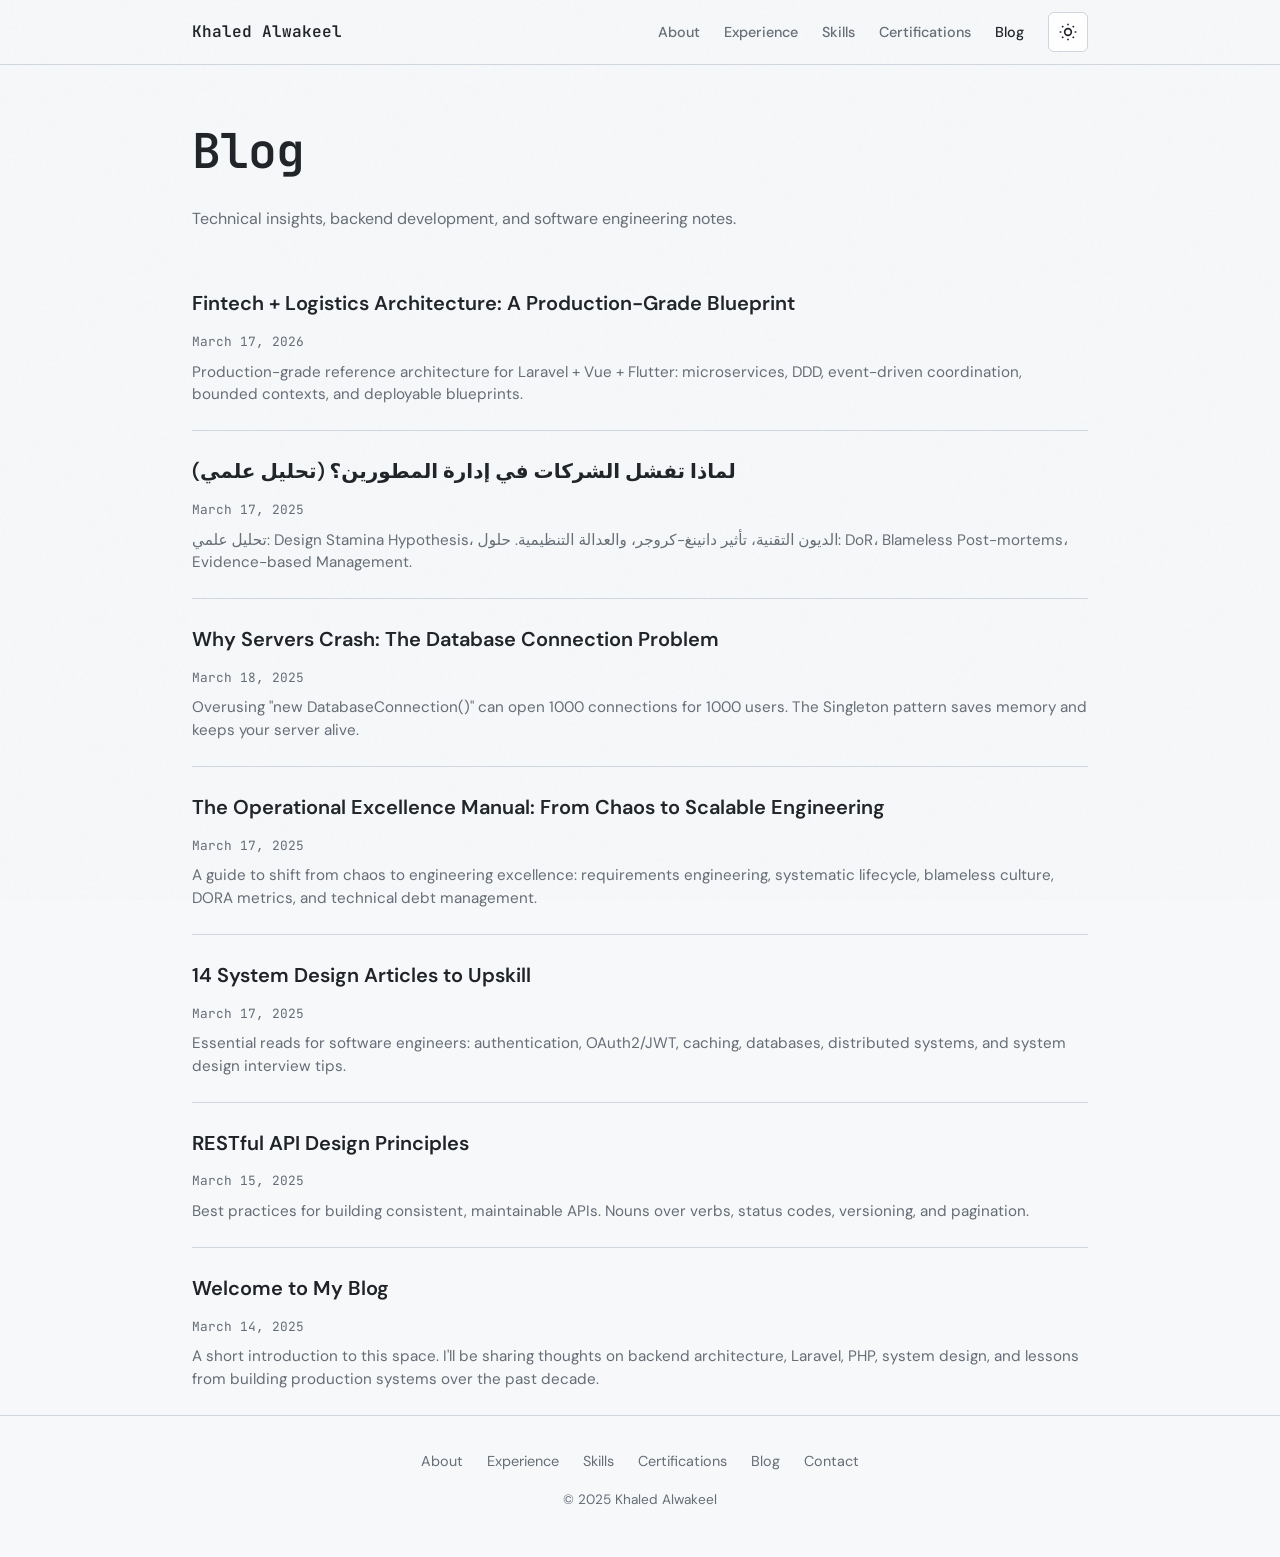
<file: blog/index.html>
<!DOCTYPE html>
<html lang="en" data-theme="dark">
<head>
  <meta charset="UTF-8">
  <meta name="viewport" content="width=device-width, initial-scale=1.0">
  <meta name="description" content="Blog - Khaled Alwakeel. Technical insights, backend development, and software engineering.">
  <title>Blog | Khaled Alwakeel</title>
  <link rel="stylesheet" href="../css/styles.css">
</head>
<body>
  <div class="site-wrapper">
    <header class="site-header">
      <div class="container">
        <div class="header-inner">
          <div class="site-logo">
            <a href="../index.html">Khaled Alwakeel</a>
          </div>
          <nav>
            <ul class="nav-links">
              <li><a href="../index.html#about">About</a></li>
              <li><a href="../index.html#experience">Experience</a></li>
              <li><a href="../index.html#skills">Skills</a></li>
              <li><a href="../index.html#certifications">Certifications</a></li>
              <li><a href="index.html" aria-current="page">Blog</a></li>
              <li>
                <button type="button" class="theme-toggle" aria-label="Toggle dark/light mode">
                  <svg class="icon-sun" xmlns="http://www.w3.org/2000/svg" viewBox="0 0 24 24" fill="none" stroke="currentColor" stroke-width="2">
                    <circle cx="12" cy="12" r="4"/><path d="M12 2v2M12 20v2M4.93 4.93l1.41 1.41M17.66 17.66l1.41 1.41M2 12h2M20 12h2M6.34 17.66l-1.41 1.41M19.07 4.93l-1.41 1.41"/>
                  </svg>
                  <svg class="icon-moon" xmlns="http://www.w3.org/2000/svg" viewBox="0 0 24 24" fill="none" stroke="currentColor" stroke-width="2">
                    <path d="M21 12.79A9 9 0 1 1 11.21 3 7 7 0 0 0 21 12.79z"/>
                  </svg>
                </button>
              </li>
            </ul>
          </nav>
        </div>
      </div>
    </header>

    <main class="main">
      <div class="container" style="padding-top: 3rem;">
        <h1 class="hero-title">Blog</h1>
        <p class="blog-intro">Technical insights, backend development, and software engineering notes.</p>

        <ul class="post-list reveal-on-scroll">
          <li class="post-item">
            <a href="fintech-logistics-architecture.html" class="post-link">
              <h2 class="post-title">Fintech + Logistics Architecture: A Production-Grade Blueprint</h2>
              <p class="post-meta">March 17, 2026</p>
              <p class="post-excerpt">Production-grade reference architecture for Laravel + Vue + Flutter: microservices, DDD, event-driven coordination, bounded contexts, and deployable blueprints.</p>
            </a>
          </li>
          <li class="post-item">
            <a href="why-companies-fail-managing-developers.html" class="post-link">
              <h2 class="post-title">لماذا تفشل الشركات في إدارة المطورين؟ (تحليل علمي)</h2>
              <p class="post-meta">March 17, 2025</p>
              <p class="post-excerpt">تحليل علمي: Design Stamina Hypothesis، الديون التقنية، تأثير دانينغ-كروجر، والعدالة التنظيمية. حلول: DoR، Blameless Post-mortems، Evidence-based Management.</p>
            </a>
          </li>
          <li class="post-item">
            <a href="singleton-database-connection.html" class="post-link">
              <h2 class="post-title">Why Servers Crash: The Database Connection Problem</h2>
              <p class="post-meta">March 18, 2025</p>
              <p class="post-excerpt">Overusing "new DatabaseConnection()" can open 1000 connections for 1000 users. The Singleton pattern saves memory and keeps your server alive.</p>
            </a>
          </li>
          <li class="post-item">
            <a href="operational-excellence-manual.html" class="post-link">
              <h2 class="post-title">The Operational Excellence Manual: From Chaos to Scalable Engineering</h2>
              <p class="post-meta">March 17, 2025</p>
              <p class="post-excerpt">A guide to shift from chaos to engineering excellence: requirements engineering, systematic lifecycle, blameless culture, DORA metrics, and technical debt management.</p>
            </a>
          </li>
          <li class="post-item">
            <a href="system-design-articles.html" class="post-link">
              <h2 class="post-title">14 System Design Articles to Upskill</h2>
              <p class="post-meta">March 17, 2025</p>
              <p class="post-excerpt">Essential reads for software engineers: authentication, OAuth2/JWT, caching, databases, distributed systems, and system design interview tips.</p>
            </a>
          </li>
          <li class="post-item">
            <a href="restful-api-design.html" class="post-link">
              <h2 class="post-title">RESTful API Design Principles</h2>
              <p class="post-meta">March 15, 2025</p>
              <p class="post-excerpt">Best practices for building consistent, maintainable APIs. Nouns over verbs, status codes, versioning, and pagination.</p>
            </a>
          </li>
          <li class="post-item">
            <a href="welcome-post.html" class="post-link">
              <h2 class="post-title">Welcome to My Blog</h2>
              <p class="post-meta">March 14, 2025</p>
              <p class="post-excerpt">A short introduction to this space. I'll be sharing thoughts on backend architecture, Laravel, PHP, system design, and lessons from building production systems over the past decade.</p>
            </a>
          </li>
        </ul>
      </div>
    </main>

    <footer class="site-footer">
      <div class="container">
        <ul class="footer-links">
          <li><a href="../index.html#about">About</a></li>
          <li><a href="../index.html#experience">Experience</a></li>
          <li><a href="../index.html#skills">Skills</a></li>
          <li><a href="../index.html#certifications">Certifications</a></li>
          <li><a href="index.html">Blog</a></li>
          <li><a href="mailto:Khaled_elwakeel@outlook.com">Contact</a></li>
        </ul>
        <p class="copyright">&copy; 2025 Khaled Alwakeel</p>
      </div>
    </footer>
  </div>
  <script src="../js/main.js"></script>
</body>
</html>
</file>
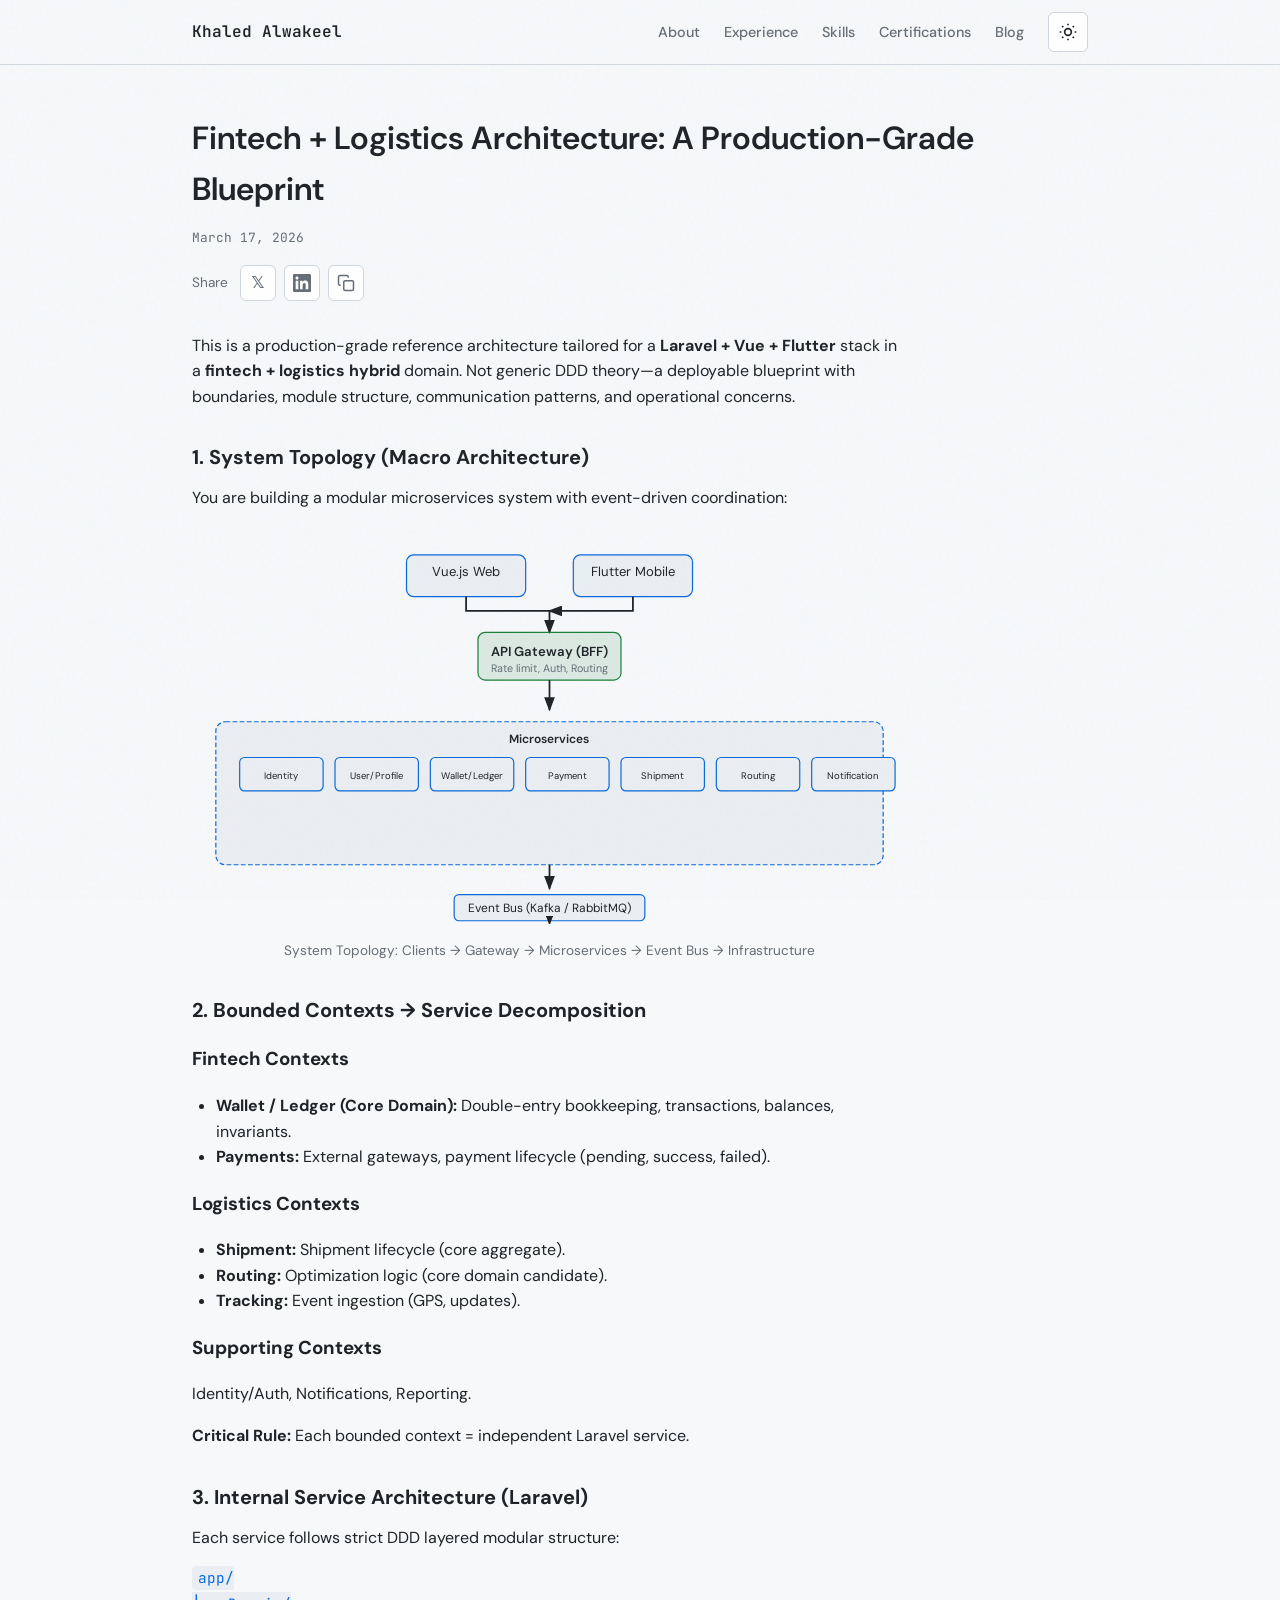
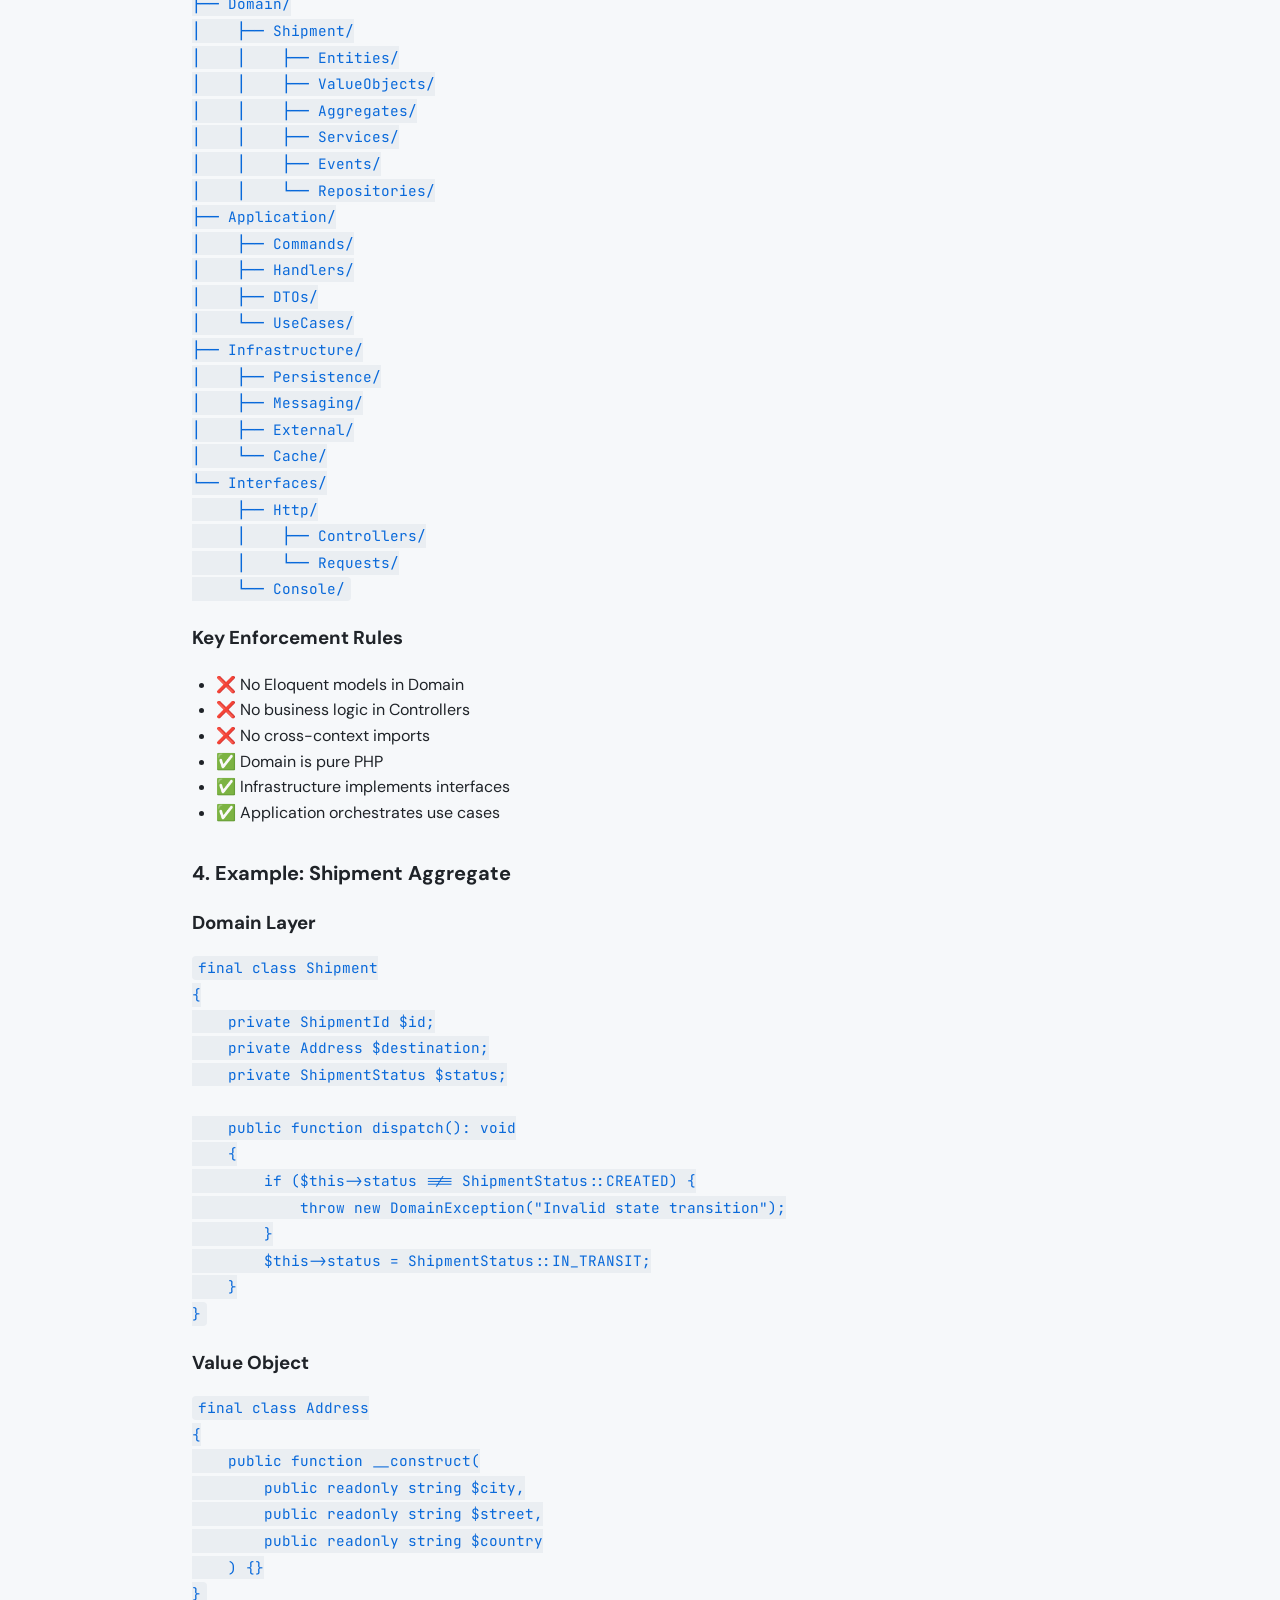
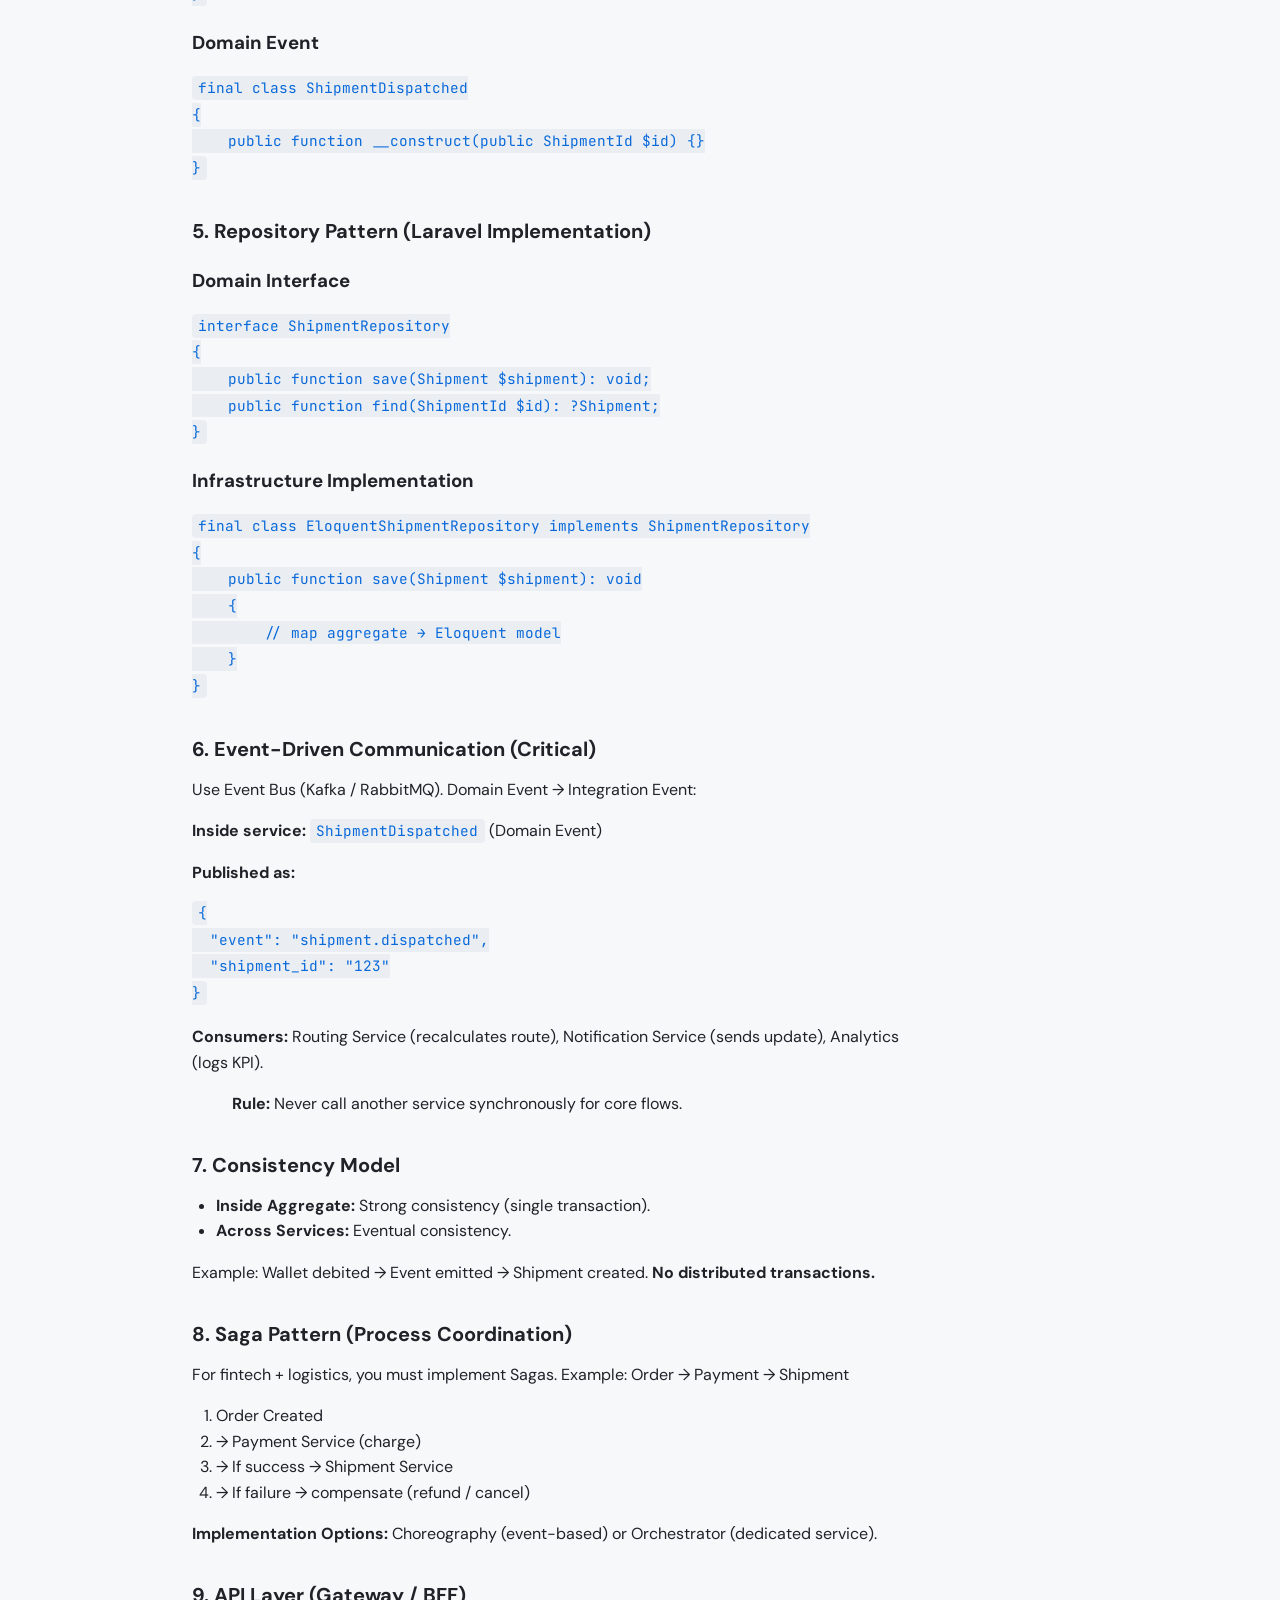
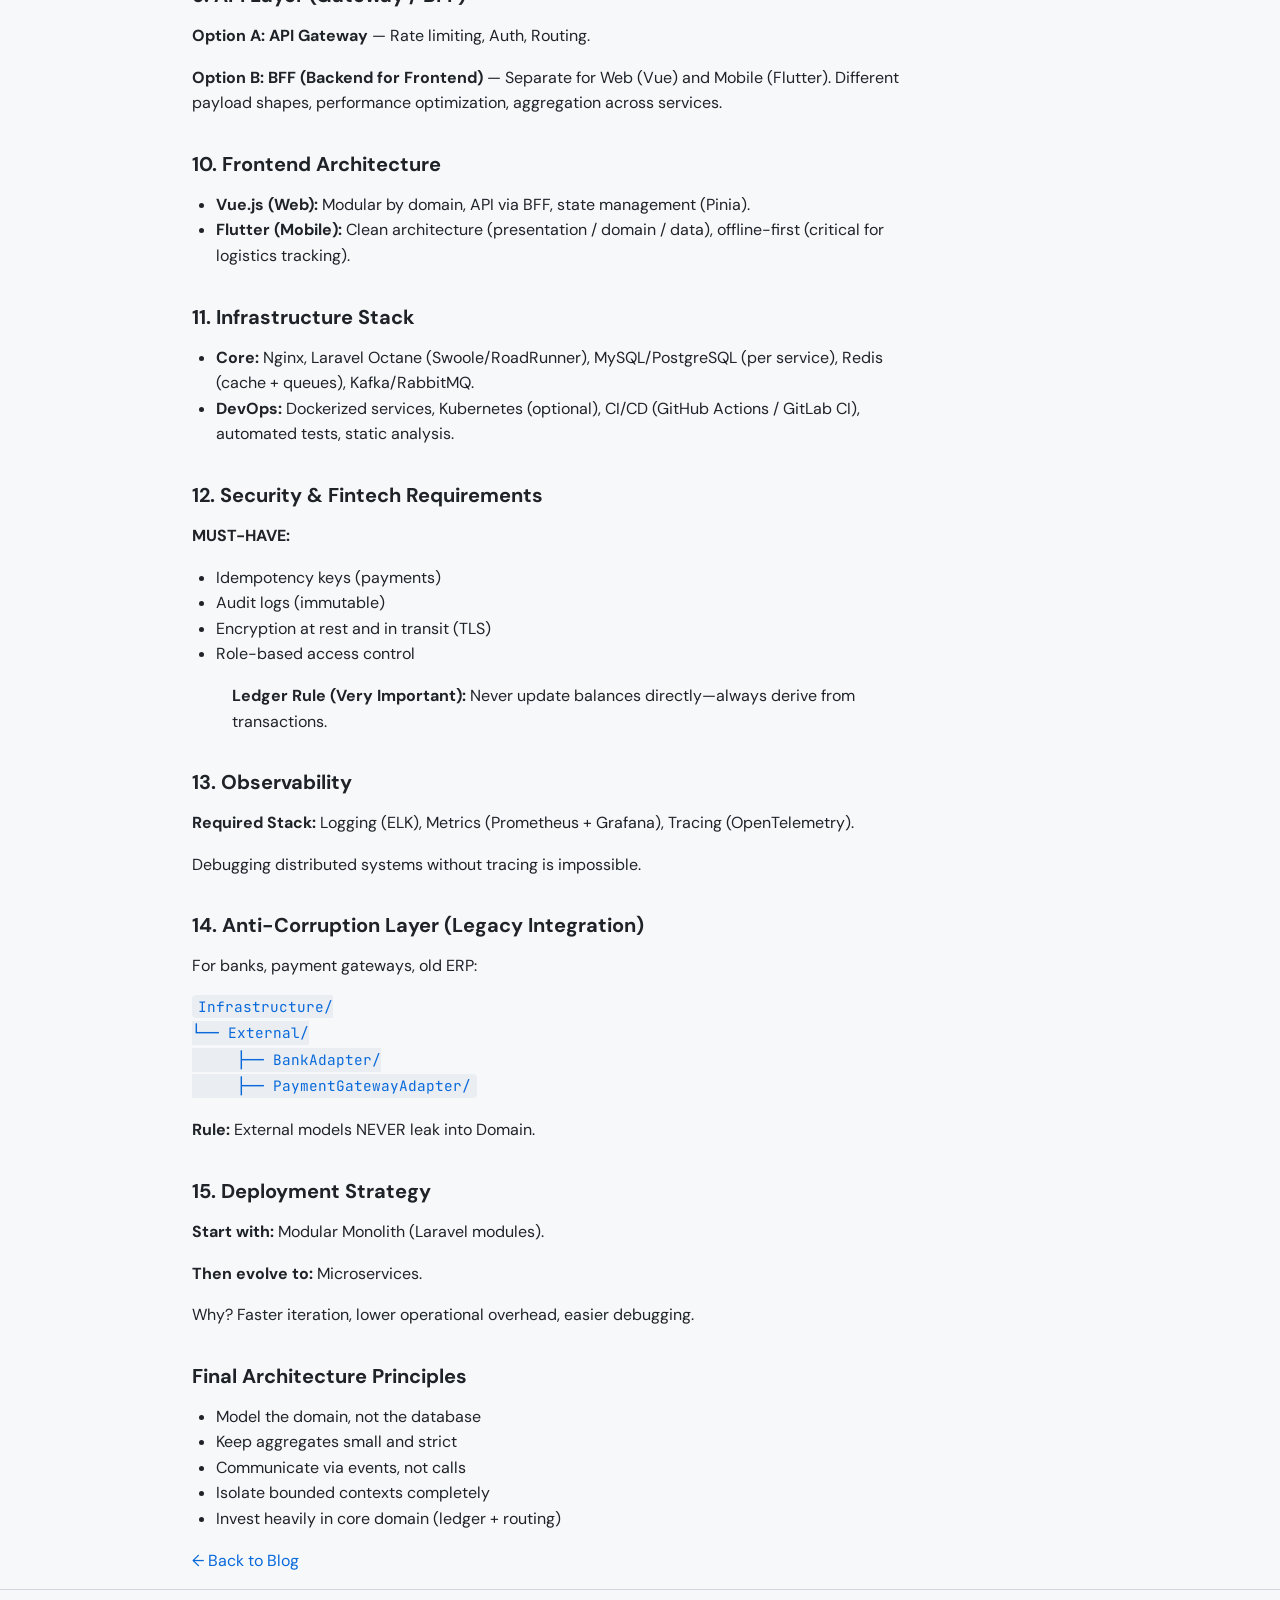
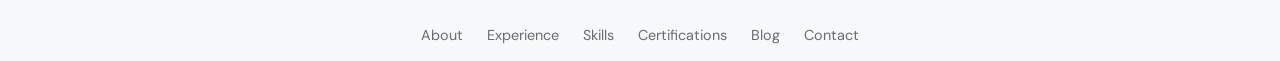
<file: blog/fintech-logistics-architecture.html>
<!DOCTYPE html>
<html lang="en" data-theme="dark">
<head>
  <meta charset="UTF-8">
  <meta name="viewport" content="width=device-width, initial-scale=1.0">
  <meta name="description" content="Production-Grade Reference Architecture for Fintech + Logistics: Laravel, Vue, Flutter. Microservices, DDD, event-driven coordination, and deployable blueprints.">
  <title>Fintech + Logistics Architecture: A Production-Grade Blueprint | Khaled Alwakeel</title>
  <link rel="stylesheet" href="../css/styles.css">
  <style>
    .arch-svg .service-box { fill: var(--color-bg-muted); stroke: var(--color-accent); }
    .arch-svg .gateway-box { fill: var(--color-success-dim); stroke: var(--color-success); }
    .arch-svg text { fill: var(--color-text); }
    .arch-svg .service-label { font-size: 9px; fill: var(--color-text-muted); }
  </style>
</head>
<body>
  <div class="site-wrapper">
    <header class="site-header">
      <div class="container">
        <div class="header-inner">
          <div class="site-logo">
            <a href="../index.html">Khaled Alwakeel</a>
          </div>
          <nav>
            <ul class="nav-links">
              <li><a href="../index.html#about">About</a></li>
              <li><a href="../index.html#experience">Experience</a></li>
              <li><a href="../index.html#skills">Skills</a></li>
              <li><a href="../index.html#certifications">Certifications</a></li>
              <li><a href="index.html">Blog</a></li>
              <li>
                <button type="button" class="theme-toggle" aria-label="Toggle dark/light mode">
                  <svg class="icon-sun" xmlns="http://www.w3.org/2000/svg" viewBox="0 0 24 24" fill="none" stroke="currentColor" stroke-width="2">
                    <circle cx="12" cy="12" r="4"/><path d="M12 2v2M12 20v2M4.93 4.93l1.41 1.41M17.66 17.66l1.41 1.41M2 12h2M20 12h2M6.34 17.66l-1.41 1.41M19.07 4.93l-1.41 1.41"/>
                  </svg>
                  <svg class="icon-moon" xmlns="http://www.w3.org/2000/svg" viewBox="0 0 24 24" fill="none" stroke="currentColor" stroke-width="2">
                    <path d="M21 12.79A9 9 0 1 1 11.21 3 7 7 0 0 0 21 12.79z"/>
                  </svg>
                </button>
              </li>
            </ul>
          </nav>
        </div>
      </div>
    </header>

    <main class="main">
      <article class="container" style="padding-top: 3rem;">
        <header class="post-header">
          <h1 class="post-title">Fintech + Logistics Architecture: A Production-Grade Blueprint</h1>
          <p class="post-meta">March 17, 2026</p>
          <div class="post-share">
            <span class="post-share-label">Share</span>
            <a href="#" class="post-share-btn post-share-twitter" aria-label="Share on X (Twitter)" title="Share on X">𝕏</a>
            <a href="#" class="post-share-btn post-share-linkedin" aria-label="Share on LinkedIn" title="Share on LinkedIn">
              <svg width="18" height="18" viewBox="0 0 24 24" fill="currentColor" aria-hidden="true"><path d="M20.447 20.452h-3.554v-5.569c0-1.328-.027-3.037-1.852-3.037-1.853 0-2.136 1.445-2.136 2.939v5.667H9.351V9h3.414v1.561h.046c.477-.9 1.637-1.85 3.37-1.85 3.601 0 4.267 2.37 4.267 5.455v6.286zM5.337 7.433c-1.144 0-2.063-.926-2.063-2.065 0-1.138.92-2.063 2.063-2.063 1.14 0 2.064.925 2.064 2.063 0 1.139-.925 2.065-2.064 2.065zm1.782 13.019H3.555V9h3.564v11.452zM22.225 0H1.771C.792 0 0 .774 0 1.729v20.542C0 23.227.792 24 1.771 24h20.451C23.2 24 24 23.227 24 22.271V1.729C24 .774 23.2 0 22.222 0h.003z"/></svg>
            </a>
            <button type="button" class="post-share-btn post-share-copy" aria-label="Copy link" title="Copy link">
              <svg width="18" height="18" viewBox="0 0 24 24" fill="none" stroke="currentColor" stroke-width="2" aria-hidden="true"><rect x="9" y="9" width="13" height="13" rx="2" ry="2"/><path d="M5 15H4a2 2 0 0 1-2-2V4a2 2 0 0 1 2-2h9a2 2 0 0 1 2 2v1"/></svg>
            </button>
          </div>
        </header>

        <div class="post-content">
          <p>
            This is a production-grade reference architecture tailored for a <strong>Laravel + Vue + Flutter</strong> stack in a <strong>fintech + logistics hybrid</strong> domain. Not generic DDD theory—a deployable blueprint with boundaries, module structure, communication patterns, and operational concerns.
          </p>

          <h2>1. System Topology (Macro Architecture)</h2>
          <p>
            You are building a modular microservices system with event-driven coordination:
          </p>

          <figure class="post-figure post-infographic">
            <div class="infographic-arch" role="img" aria-label="System topology: Vue and Flutter clients, API Gateway, microservices, event bus, infrastructure">
              <svg viewBox="0 0 600 320" xmlns="http://www.w3.org/2000/svg" class="arch-svg">
                <defs>
                  <marker id="arrow-arch" markerWidth="8" markerHeight="6" refX="7" refY="3" orient="auto"><polygon points="0 0, 8 3, 0 6" fill="currentColor"/></marker>
                </defs>
                <rect x="180" y="10" width="100" height="35" rx="6" class="service-box"/>
                <text x="230" y="28" text-anchor="middle" font-size="11">Vue.js Web</text>
                <rect x="320" y="10" width="100" height="35" rx="6" class="service-box"/>
                <text x="370" y="28" text-anchor="middle" font-size="11">Flutter Mobile</text>
                <path d="M230 45 L230 57 L300 57 L300 75" stroke="currentColor" stroke-width="1.5" fill="none" marker-end="url(#arrow-arch)"/>
                <path d="M370 45 L370 57 L300 57" stroke="currentColor" stroke-width="1.5" fill="none" marker-end="url(#arrow-arch)"/>
                <rect x="240" y="75" width="120" height="40" rx="6" class="gateway-box"/>
                <text x="300" y="95" text-anchor="middle" font-size="11" font-weight="600">API Gateway (BFF)</text>
                <text x="300" y="108" text-anchor="middle" class="service-label">Rate limit, Auth, Routing</text>
                <path d="M300 115 L300 140" stroke="currentColor" stroke-width="1.5" marker-end="url(#arrow-arch)"/>
                <rect x="20" y="150" width="560" height="120" rx="8" class="service-box" stroke-dasharray="4 2"/>
                <text x="300" y="168" text-anchor="middle" font-size="10" font-weight="600">Microservices</text>
                <g transform="translate(40, 180)">
                  <rect width="70" height="28" rx="4" class="service-box"/><text x="35" y="18" text-anchor="middle" font-size="8">Identity</text>
                </g>
                <g transform="translate(120, 180)">
                  <rect width="70" height="28" rx="4" class="service-box"/><text x="35" y="18" text-anchor="middle" font-size="8">User/Profile</text>
                </g>
                <g transform="translate(200, 180)">
                  <rect width="70" height="28" rx="4" class="service-box"/><text x="35" y="18" text-anchor="middle" font-size="8">Wallet/Ledger</text>
                </g>
                <g transform="translate(280, 180)">
                  <rect width="70" height="28" rx="4" class="service-box"/><text x="35" y="18" text-anchor="middle" font-size="8">Payment</text>
                </g>
                <g transform="translate(360, 180)">
                  <rect width="70" height="28" rx="4" class="service-box"/><text x="35" y="18" text-anchor="middle" font-size="8">Shipment</text>
                </g>
                <g transform="translate(440, 180)">
                  <rect width="70" height="28" rx="4" class="service-box"/><text x="35" y="18" text-anchor="middle" font-size="8">Routing</text>
                </g>
                <g transform="translate(520, 180)">
                  <rect width="70" height="28" rx="4" class="service-box"/><text x="35" y="18" text-anchor="middle" font-size="8">Notification</text>
                </g>
                <path d="M300 270 L300 290" stroke="currentColor" stroke-width="1.5" marker-end="url(#arrow-arch)"/>
                <rect x="220" y="295" width="160" height="22" rx="4" class="service-box"/>
                <text x="300" y="310" text-anchor="middle" font-size="10">Event Bus (Kafka / RabbitMQ)</text>
                <path d="M300 317 L300 320" stroke="currentColor" stroke-width="1" marker-end="url(#arrow-arch)"/>
                <text x="300" y="335" text-anchor="middle" class="service-label">DBs, Cache, Storage</text>
              </svg>
            </div>
            <figcaption>System Topology: Clients → Gateway → Microservices → Event Bus → Infrastructure</figcaption>
          </figure>

          <h2>2. Bounded Contexts → Service Decomposition</h2>

          <h3>Fintech Contexts</h3>
          <ul>
            <li><strong>Wallet / Ledger (Core Domain):</strong> Double-entry bookkeeping, transactions, balances, invariants.</li>
            <li><strong>Payments:</strong> External gateways, payment lifecycle (pending, success, failed).</li>
          </ul>

          <h3>Logistics Contexts</h3>
          <ul>
            <li><strong>Shipment:</strong> Shipment lifecycle (core aggregate).</li>
            <li><strong>Routing:</strong> Optimization logic (core domain candidate).</li>
            <li><strong>Tracking:</strong> Event ingestion (GPS, updates).</li>
          </ul>

          <h3>Supporting Contexts</h3>
          <p>Identity/Auth, Notifications, Reporting.</p>

          <p><strong>Critical Rule:</strong> Each bounded context = independent Laravel service.</p>

          <h2>3. Internal Service Architecture (Laravel)</h2>
          <p>Each service follows strict DDD layered modular structure:</p>

          <pre><code>app/
├── Domain/
│    ├── Shipment/
│    │    ├── Entities/
│    │    ├── ValueObjects/
│    │    ├── Aggregates/
│    │    ├── Services/
│    │    ├── Events/
│    │    └── Repositories/
├── Application/
│    ├── Commands/
│    ├── Handlers/
│    ├── DTOs/
│    └── UseCases/
├── Infrastructure/
│    ├── Persistence/
│    ├── Messaging/
│    ├── External/
│    └── Cache/
└── Interfaces/
     ├── Http/
     │    ├── Controllers/
     │    └── Requests/
     └── Console/</code></pre>

          <h3>Key Enforcement Rules</h3>
          <ul>
            <li>❌ No Eloquent models in Domain</li>
            <li>❌ No business logic in Controllers</li>
            <li>❌ No cross-context imports</li>
            <li>✅ Domain is pure PHP</li>
            <li>✅ Infrastructure implements interfaces</li>
            <li>✅ Application orchestrates use cases</li>
          </ul>

          <h2>4. Example: Shipment Aggregate</h2>

          <h3>Domain Layer</h3>
          <pre><code>final class Shipment
{
    private ShipmentId $id;
    private Address $destination;
    private ShipmentStatus $status;

    public function dispatch(): void
    {
        if ($this->status !== ShipmentStatus::CREATED) {
            throw new DomainException("Invalid state transition");
        }
        $this->status = ShipmentStatus::IN_TRANSIT;
    }
}</code></pre>

          <h3>Value Object</h3>
          <pre><code>final class Address
{
    public function __construct(
        public readonly string $city,
        public readonly string $street,
        public readonly string $country
    ) {}
}</code></pre>

          <h3>Domain Event</h3>
          <pre><code>final class ShipmentDispatched
{
    public function __construct(public ShipmentId $id) {}
}</code></pre>

          <h2>5. Repository Pattern (Laravel Implementation)</h2>

          <h3>Domain Interface</h3>
          <pre><code>interface ShipmentRepository
{
    public function save(Shipment $shipment): void;
    public function find(ShipmentId $id): ?Shipment;
}</code></pre>

          <h3>Infrastructure Implementation</h3>
          <pre><code>final class EloquentShipmentRepository implements ShipmentRepository
{
    public function save(Shipment $shipment): void
    {
        // map aggregate → Eloquent model
    }
}</code></pre>

          <h2>6. Event-Driven Communication (Critical)</h2>
          <p>Use Event Bus (Kafka / RabbitMQ). Domain Event → Integration Event:</p>

          <p><strong>Inside service:</strong> <code>ShipmentDispatched</code> (Domain Event)</p>
          <p><strong>Published as:</strong></p>
          <pre><code>{
  "event": "shipment.dispatched",
  "shipment_id": "123"
}</code></pre>

          <p><strong>Consumers:</strong> Routing Service (recalculates route), Notification Service (sends update), Analytics (logs KPI).</p>

          <blockquote>
            <p><strong>Rule:</strong> Never call another service synchronously for core flows.</p>
          </blockquote>

          <h2>7. Consistency Model</h2>
          <ul>
            <li><strong>Inside Aggregate:</strong> Strong consistency (single transaction).</li>
            <li><strong>Across Services:</strong> Eventual consistency.</li>
          </ul>
          <p>Example: Wallet debited → Event emitted → Shipment created. <strong>No distributed transactions.</strong></p>

          <h2>8. Saga Pattern (Process Coordination)</h2>
          <p>For fintech + logistics, you must implement Sagas. Example: Order → Payment → Shipment</p>
          <ol>
            <li>Order Created</li>
            <li>→ Payment Service (charge)</li>
            <li>→ If success → Shipment Service</li>
            <li>→ If failure → compensate (refund / cancel)</li>
          </ol>
          <p><strong>Implementation Options:</strong> Choreography (event-based) or Orchestrator (dedicated service).</p>

          <h2>9. API Layer (Gateway / BFF)</h2>
          <p><strong>Option A: API Gateway</strong> — Rate limiting, Auth, Routing.</p>
          <p><strong>Option B: BFF (Backend for Frontend)</strong> — Separate for Web (Vue) and Mobile (Flutter). Different payload shapes, performance optimization, aggregation across services.</p>

          <h2>10. Frontend Architecture</h2>
          <ul>
            <li><strong>Vue.js (Web):</strong> Modular by domain, API via BFF, state management (Pinia).</li>
            <li><strong>Flutter (Mobile):</strong> Clean architecture (presentation / domain / data), offline-first (critical for logistics tracking).</li>
          </ul>

          <h2>11. Infrastructure Stack</h2>
          <ul>
            <li><strong>Core:</strong> Nginx, Laravel Octane (Swoole/RoadRunner), MySQL/PostgreSQL (per service), Redis (cache + queues), Kafka/RabbitMQ.</li>
            <li><strong>DevOps:</strong> Dockerized services, Kubernetes (optional), CI/CD (GitHub Actions / GitLab CI), automated tests, static analysis.</li>
          </ul>

          <h2>12. Security & Fintech Requirements</h2>
          <p><strong>MUST-HAVE:</strong></p>
          <ul>
            <li>Idempotency keys (payments)</li>
            <li>Audit logs (immutable)</li>
            <li>Encryption at rest and in transit (TLS)</li>
            <li>Role-based access control</li>
          </ul>
          <blockquote>
            <p><strong>Ledger Rule (Very Important):</strong> Never update balances directly—always derive from transactions.</p>
          </blockquote>

          <h2>13. Observability</h2>
          <p><strong>Required Stack:</strong> Logging (ELK), Metrics (Prometheus + Grafana), Tracing (OpenTelemetry).</p>
          <p>Debugging distributed systems without tracing is impossible.</p>

          <h2>14. Anti-Corruption Layer (Legacy Integration)</h2>
          <p>For banks, payment gateways, old ERP:</p>
          <pre><code>Infrastructure/
└── External/
     ├── BankAdapter/
     ├── PaymentGatewayAdapter/</code></pre>
          <p><strong>Rule:</strong> External models NEVER leak into Domain.</p>

          <h2>15. Deployment Strategy</h2>
          <p><strong>Start with:</strong> Modular Monolith (Laravel modules).</p>
          <p><strong>Then evolve to:</strong> Microservices.</p>
          <p>Why? Faster iteration, lower operational overhead, easier debugging.</p>

          <h2>Final Architecture Principles</h2>
          <ul>
            <li>Model the domain, not the database</li>
            <li>Keep aggregates small and strict</li>
            <li>Communicate via events, not calls</li>
            <li>Isolate bounded contexts completely</li>
            <li>Invest heavily in core domain (ledger + routing)</li>
          </ul>

          <p>
            <a href="index.html">&larr; Back to Blog</a>
          </p>
        </div>
      </article>
    </main>

    <footer class="site-footer">
      <div class="container">
        <ul class="footer-links">
          <li><a href="../index.html#about">About</a></li>
          <li><a href="../index.html#experience">Experience</a></li>
          <li><a href="../index.html#skills">Skills</a></li>
          <li><a href="../index.html#certifications">Certifications</a></li>
          <li><a href="index.html">Blog</a></li>
          <li><a href="mailto:Khaled_elwakeel@outlook.com">Contact</a></li>
        </ul>
        <p class="copyright">&copy; 2026 Khaled Alwakeel</p>
      </div>
    </footer>
  </div>
  <script src="../js/main.js"></script>
</body>
</html>
</file>
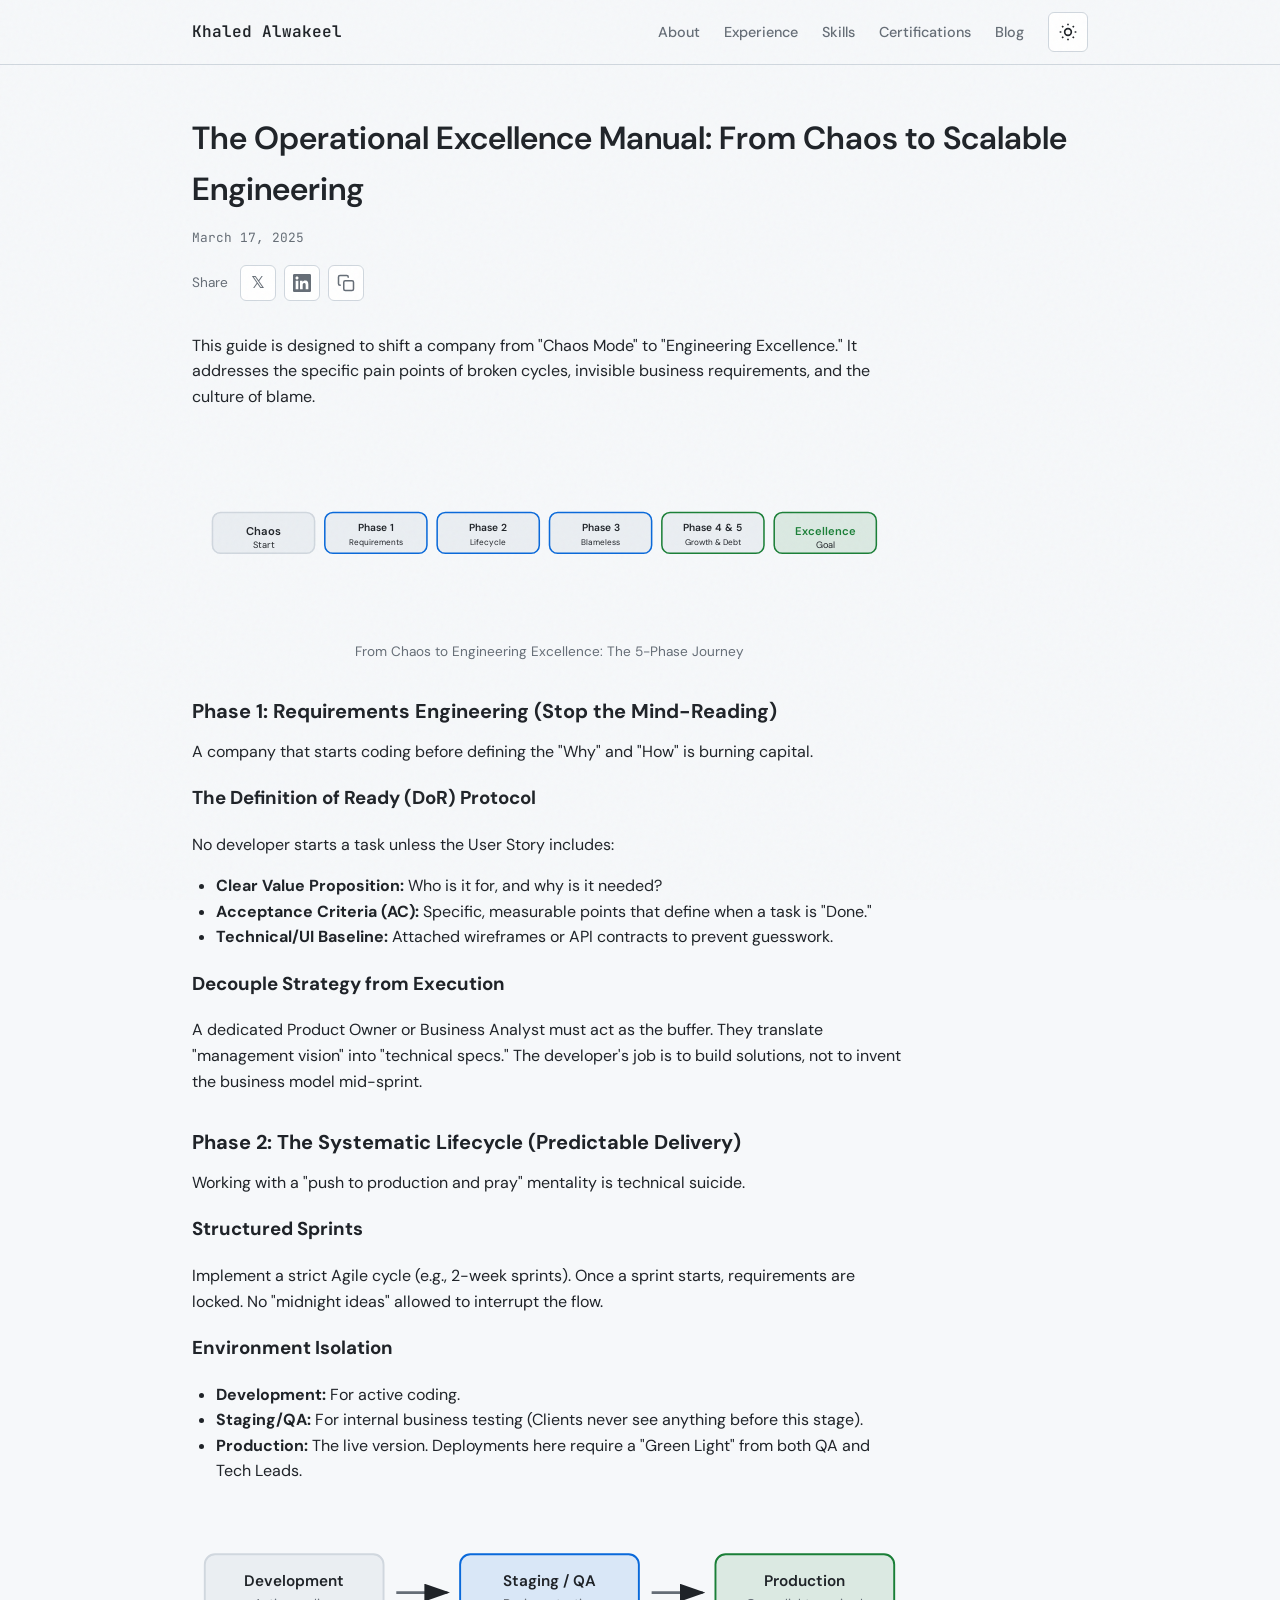
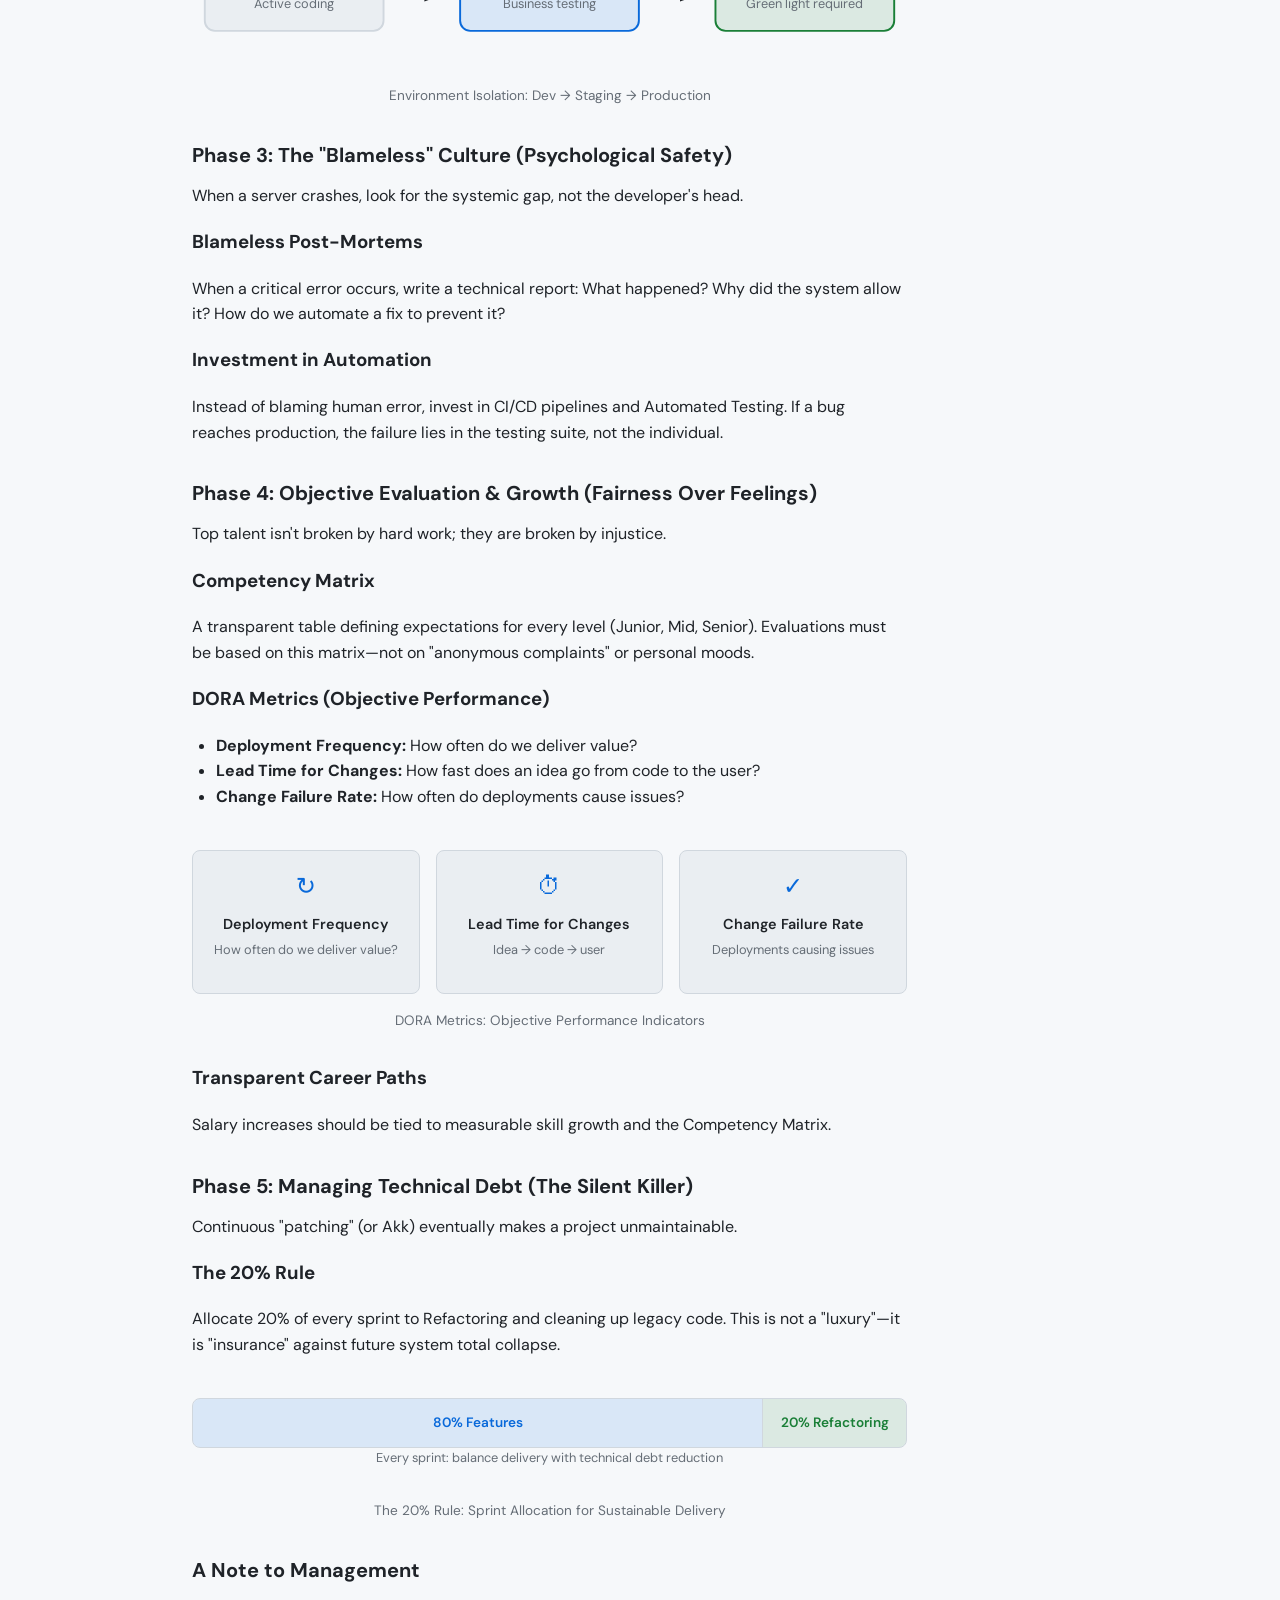
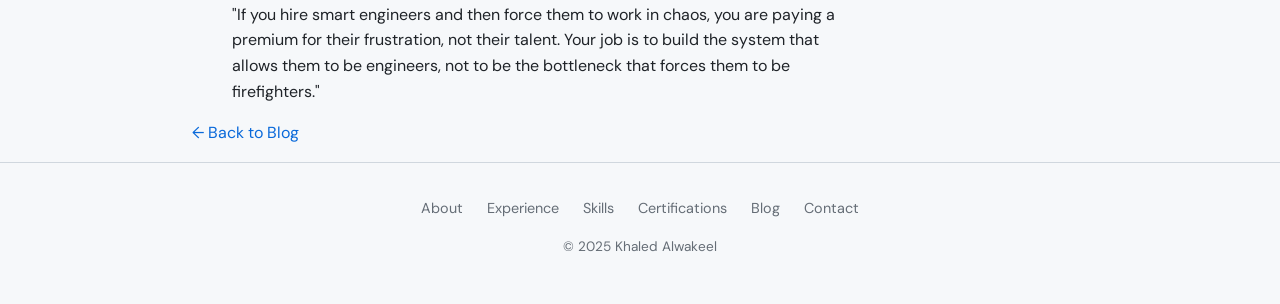
<file: blog/operational-excellence-manual.html>
<!DOCTYPE html>
<html lang="en" data-theme="dark">
<head>
  <meta charset="UTF-8">
  <meta name="viewport" content="width=device-width, initial-scale=1.0">
  <meta name="description" content="The Operational Excellence Manual: From Chaos to Scalable Engineering - Khaled Alwakeel. Requirements engineering, systematic lifecycle, blameless culture, and DORA metrics.">
  <title>The Operational Excellence Manual: From Chaos to Scalable Engineering | Khaled Alwakeel</title>
  <link rel="stylesheet" href="../css/styles.css">
  <style>
    /* Phase diagram SVG - theme-aware colors */
    .phases-svg .phase-node rect { fill: var(--color-bg-muted); stroke: var(--color-accent); }
    .phases-svg .phase-node.phase-start rect { stroke: var(--color-border); }
    .phases-svg .phase-node.phase-late rect { stroke: var(--color-success); }
    .phases-svg .phase-node.phase-goal rect { fill: var(--color-success-dim); stroke: var(--color-success); }
    .phases-svg .phase-node text { fill: var(--color-text); }
    .phases-svg .phase-node.phase-goal text:not(.phase-sub) { fill: var(--color-success); }
    .phases-svg .phase-sub { fill: var(--color-text-muted); }
  </style>
</head>
<body>
  <div class="site-wrapper">
    <header class="site-header">
      <div class="container">
        <div class="header-inner">
          <div class="site-logo">
            <a href="../index.html">Khaled Alwakeel</a>
          </div>
          <nav>
            <ul class="nav-links">
              <li><a href="../index.html#about">About</a></li>
              <li><a href="../index.html#experience">Experience</a></li>
              <li><a href="../index.html#skills">Skills</a></li>
              <li><a href="../index.html#certifications">Certifications</a></li>
              <li><a href="index.html">Blog</a></li>
              <li>
                <button type="button" class="theme-toggle" aria-label="Toggle dark/light mode">
                  <svg class="icon-sun" xmlns="http://www.w3.org/2000/svg" viewBox="0 0 24 24" fill="none" stroke="currentColor" stroke-width="2">
                    <circle cx="12" cy="12" r="4"/><path d="M12 2v2M12 20v2M4.93 4.93l1.41 1.41M17.66 17.66l1.41 1.41M2 12h2M20 12h2M6.34 17.66l-1.41 1.41M19.07 4.93l-1.41 1.41"/>
                  </svg>
                  <svg class="icon-moon" xmlns="http://www.w3.org/2000/svg" viewBox="0 0 24 24" fill="none" stroke="currentColor" stroke-width="2">
                    <path d="M21 12.79A9 9 0 1 1 11.21 3 7 7 0 0 0 21 12.79z"/>
                  </svg>
                </button>
              </li>
            </ul>
          </nav>
        </div>
      </div>
    </header>

    <main class="main">
      <article class="container" style="padding-top: 3rem;">
        <header class="post-header">
          <h1 class="post-title">The Operational Excellence Manual: From Chaos to Scalable Engineering</h1>
          <p class="post-meta">March 17, 2025</p>
          <div class="post-share">
            <span class="post-share-label">Share</span>
            <a href="#" class="post-share-btn post-share-twitter" aria-label="Share on X (Twitter)" title="Share on X">𝕏</a>
            <a href="#" class="post-share-btn post-share-linkedin" aria-label="Share on LinkedIn" title="Share on LinkedIn">
              <svg width="18" height="18" viewBox="0 0 24 24" fill="currentColor" aria-hidden="true"><path d="M20.447 20.452h-3.554v-5.569c0-1.328-.027-3.037-1.852-3.037-1.853 0-2.136 1.445-2.136 2.939v5.667H9.351V9h3.414v1.561h.046c.477-.9 1.637-1.85 3.37-1.85 3.601 0 4.267 2.37 4.267 5.455v6.286zM5.337 7.433c-1.144 0-2.063-.926-2.063-2.065 0-1.138.92-2.063 2.063-2.063 1.14 0 2.064.925 2.064 2.063 0 1.139-.925 2.065-2.064 2.065zm1.782 13.019H3.555V9h3.564v11.452zM22.225 0H1.771C.792 0 0 .774 0 1.729v20.542C0 23.227.792 24 1.771 24h20.451C23.2 24 24 23.227 24 22.271V1.729C24 .774 23.2 0 22.222 0h.003z"/></svg>
            </a>
            <button type="button" class="post-share-btn post-share-copy" aria-label="Copy link" title="Copy link">
              <svg width="18" height="18" viewBox="0 0 24 24" fill="none" stroke="currentColor" stroke-width="2" aria-hidden="true"><rect x="9" y="9" width="13" height="13" rx="2" ry="2"/><path d="M5 15H4a2 2 0 0 1-2-2V4a2 2 0 0 1 2-2h9a2 2 0 0 1 2 2v1"/></svg>
            </button>
          </div>
        </header>

        <div class="post-content">
          <p>
            This guide is designed to shift a company from "Chaos Mode" to "Engineering Excellence." It addresses the specific pain points of broken cycles, invisible business requirements, and the culture of blame.
          </p>

          <figure class="post-figure post-infographic">
            <div class="infographic-phases" role="img" aria-label="Five-phase journey from Chaos to Engineering Excellence">
              <svg viewBox="0 0 700 180" xmlns="http://www.w3.org/2000/svg" class="phases-svg">
                <defs>
                  <linearGradient id="phaseGrad" x1="0%" y1="0%" x2="100%" y2="0%">
                    <stop offset="0%" style="stop-color:#f85149"/>
                    <stop offset="100%" style="stop-color:#3fb950"/>
                  </linearGradient>
                </defs>
                <path d="M70 90 L130 90 L240 90 L350 90 L460 90 L570 90 L620 90" stroke="url(#phaseGrad)" stroke-width="3" fill="none" stroke-dasharray="4 4" opacity="0.6"/>
                <g class="phase-node phase-start" transform="translate(20, 70)">
                  <rect x="0" y="0" width="100" height="40" rx="8" stroke-width="1.5"/>
                  <text x="50" y="22" text-anchor="middle" font-size="11" font-weight="600">Chaos</text>
                  <text x="50" y="35" text-anchor="middle" class="phase-sub" font-size="9">Start</text>
                </g>
                <g class="phase-node" transform="translate(130, 70)">
                  <rect x="0" y="0" width="100" height="40" rx="8" stroke-width="1.5"/>
                  <text x="50" y="18" text-anchor="middle" font-size="10" font-weight="600">Phase 1</text>
                  <text x="50" y="32" text-anchor="middle" class="phase-sub" font-size="8">Requirements</text>
                </g>
                <g class="phase-node" transform="translate(240, 70)">
                  <rect x="0" y="0" width="100" height="40" rx="8" stroke-width="1.5"/>
                  <text x="50" y="18" text-anchor="middle" font-size="10" font-weight="600">Phase 2</text>
                  <text x="50" y="32" text-anchor="middle" class="phase-sub" font-size="8">Lifecycle</text>
                </g>
                <g class="phase-node" transform="translate(350, 70)">
                  <rect x="0" y="0" width="100" height="40" rx="8" stroke-width="1.5"/>
                  <text x="50" y="18" text-anchor="middle" font-size="10" font-weight="600">Phase 3</text>
                  <text x="50" y="32" text-anchor="middle" class="phase-sub" font-size="8">Blameless</text>
                </g>
                <g class="phase-node phase-late" transform="translate(460, 70)">
                  <rect x="0" y="0" width="100" height="40" rx="8" stroke-width="1.5"/>
                  <text x="50" y="18" text-anchor="middle" font-size="10" font-weight="600">Phase 4 & 5</text>
                  <text x="50" y="32" text-anchor="middle" class="phase-sub" font-size="8">Growth & Debt</text>
                </g>
                <g class="phase-node phase-goal" transform="translate(570, 70)">
                  <rect x="0" y="0" width="100" height="40" rx="8" stroke-width="1.5"/>
                  <text x="50" y="22" text-anchor="middle" font-size="11" font-weight="600">Excellence</text>
                  <text x="50" y="35" text-anchor="middle" class="phase-sub" font-size="9">Goal</text>
                </g>
              </svg>
            </div>
            <figcaption>From Chaos to Engineering Excellence: The 5-Phase Journey</figcaption>
          </figure>

          <h2>Phase 1: Requirements Engineering (Stop the Mind-Reading)</h2>
          <p>
            A company that starts coding before defining the "Why" and "How" is burning capital.
          </p>

          <h3>The Definition of Ready (DoR) Protocol</h3>
          <p>
            No developer starts a task unless the User Story includes:
          </p>
          <ul>
            <li><strong>Clear Value Proposition:</strong> Who is it for, and why is it needed?</li>
            <li><strong>Acceptance Criteria (AC):</strong> Specific, measurable points that define when a task is "Done."</li>
            <li><strong>Technical/UI Baseline:</strong> Attached wireframes or API contracts to prevent guesswork.</li>
          </ul>

          <h3>Decouple Strategy from Execution</h3>
          <p>
            A dedicated Product Owner or Business Analyst must act as the buffer. They translate "management vision" into "technical specs." The developer's job is to build solutions, not to invent the business model mid-sprint.
          </p>

          <h2>Phase 2: The Systematic Lifecycle (Predictable Delivery)</h2>
          <p>
            Working with a "push to production and pray" mentality is technical suicide.
          </p>

          <h3>Structured Sprints</h3>
          <p>
            Implement a strict Agile cycle (e.g., 2-week sprints). Once a sprint starts, requirements are locked. No "midnight ideas" allowed to interrupt the flow.
          </p>

          <h3>Environment Isolation</h3>
          <ul>
            <li><strong>Development:</strong> For active coding.</li>
            <li><strong>Staging/QA:</strong> For internal business testing (Clients never see anything before this stage).</li>
            <li><strong>Production:</strong> The live version. Deployments here require a "Green Light" from both QA and Tech Leads.</li>
          </ul>

          <figure class="post-figure post-infographic">
            <div class="infographic-env" role="img" aria-label="Deployment pipeline: Development to Staging to Production">
              <svg viewBox="0 0 560 120" xmlns="http://www.w3.org/2000/svg" class="env-svg">
                <defs>
                  <marker id="arrow-env" markerWidth="10" markerHeight="7" refX="9" refY="3.5" orient="auto"><polygon points="0 0, 10 3.5, 0 7" fill="currentColor"/></marker>
                </defs>
                <rect x="10" y="30" width="140" height="60" rx="8" class="env-box env-dev"/>
                <text x="80" y="55" text-anchor="middle" class="env-title">Development</text>
                <text x="80" y="72" text-anchor="middle" class="env-desc">Active coding</text>
                <path d="M160 60 L200 60" stroke="currentColor" stroke-width="2" marker-end="url(#arrow-env)" class="env-arrow"/>
                <rect x="210" y="30" width="140" height="60" rx="8" class="env-box env-staging"/>
                <text x="280" y="55" text-anchor="middle" class="env-title">Staging / QA</text>
                <text x="280" y="72" text-anchor="middle" class="env-desc">Business testing</text>
                <path d="M360 60 L400 60" stroke="currentColor" stroke-width="2" marker-end="url(#arrow-env)" class="env-arrow"/>
                <rect x="410" y="30" width="140" height="60" rx="8" class="env-box env-prod"/>
                <text x="480" y="55" text-anchor="middle" class="env-title">Production</text>
                <text x="480" y="72" text-anchor="middle" class="env-desc">Green light required</text>
              </svg>
            </div>
            <figcaption>Environment Isolation: Dev → Staging → Production</figcaption>
          </figure>

          <h2>Phase 3: The "Blameless" Culture (Psychological Safety)</h2>
          <p>
            When a server crashes, look for the systemic gap, not the developer's head.
          </p>

          <h3>Blameless Post-Mortems</h3>
          <p>
            When a critical error occurs, write a technical report: What happened? Why did the system allow it? How do we automate a fix to prevent it?
          </p>

          <h3>Investment in Automation</h3>
          <p>
            Instead of blaming human error, invest in CI/CD pipelines and Automated Testing. If a bug reaches production, the failure lies in the testing suite, not the individual.
          </p>

          <h2>Phase 4: Objective Evaluation & Growth (Fairness Over Feelings)</h2>
          <p>
            Top talent isn't broken by hard work; they are broken by injustice.
          </p>

          <h3>Competency Matrix</h3>
          <p>
            A transparent table defining expectations for every level (Junior, Mid, Senior). Evaluations must be based on this matrix—not on "anonymous complaints" or personal moods.
          </p>

          <h3>DORA Metrics (Objective Performance)</h3>
          <ul>
            <li><strong>Deployment Frequency:</strong> How often do we deliver value?</li>
            <li><strong>Lead Time for Changes:</strong> How fast does an idea go from code to the user?</li>
            <li><strong>Change Failure Rate:</strong> How often do deployments cause issues?</li>
          </ul>

          <figure class="post-figure post-infographic">
            <div class="infographic-dora" role="img" aria-label="DORA Metrics: Deployment Frequency, Lead Time, Change Failure Rate">
              <div class="dora-cards">
                <div class="dora-card">
                  <span class="dora-icon" aria-hidden="true">↻</span>
                  <h4 class="dora-label">Deployment Frequency</h4>
                  <p class="dora-desc">How often do we deliver value?</p>
                </div>
                <div class="dora-card">
                  <span class="dora-icon" aria-hidden="true">⏱</span>
                  <h4 class="dora-label">Lead Time for Changes</h4>
                  <p class="dora-desc">Idea → code → user</p>
                </div>
                <div class="dora-card">
                  <span class="dora-icon" aria-hidden="true">✓</span>
                  <h4 class="dora-label">Change Failure Rate</h4>
                  <p class="dora-desc">Deployments causing issues</p>
                </div>
              </div>
            </div>
            <figcaption>DORA Metrics: Objective Performance Indicators</figcaption>
          </figure>

          <h3>Transparent Career Paths</h3>
          <p>
            Salary increases should be tied to measurable skill growth and the Competency Matrix.
          </p>

          <h2>Phase 5: Managing Technical Debt (The Silent Killer)</h2>
          <p>
            Continuous "patching" (or Akk) eventually makes a project unmaintainable.
          </p>

          <h3>The 20% Rule</h3>
          <p>
            Allocate 20% of every sprint to Refactoring and cleaning up legacy code. This is not a "luxury"—it is "insurance" against future system total collapse.
          </p>

          <figure class="post-figure post-infographic">
            <div class="infographic-sprint" role="img" aria-label="Sprint allocation: 80% features, 20% refactoring">
              <div class="sprint-bar-wrap">
                <div class="sprint-bar sprint-features" style="width: 80%;">
                  <span class="sprint-label">80% Features</span>
                </div>
                <div class="sprint-bar sprint-debt" style="width: 20%;">
                  <span class="sprint-label">20% Refactoring</span>
                </div>
              </div>
              <p class="sprint-note">Every sprint: balance delivery with technical debt reduction</p>
            </div>
            <figcaption>The 20% Rule: Sprint Allocation for Sustainable Delivery</figcaption>
          </figure>

          <h2>A Note to Management</h2>
          <blockquote>
            <p>
              "If you hire smart engineers and then force them to work in chaos, you are paying a premium for their frustration, not their talent. Your job is to build the system that allows them to be engineers, not to be the bottleneck that forces them to be firefighters."
            </p>
          </blockquote>

          <p>
            <a href="index.html">&larr; Back to Blog</a>
          </p>
        </div>
      </article>
    </main>

    <footer class="site-footer">
      <div class="container">
        <ul class="footer-links">
          <li><a href="../index.html#about">About</a></li>
          <li><a href="../index.html#experience">Experience</a></li>
          <li><a href="../index.html#skills">Skills</a></li>
          <li><a href="../index.html#certifications">Certifications</a></li>
          <li><a href="index.html">Blog</a></li>
          <li><a href="mailto:Khaled_elwakeel@outlook.com">Contact</a></li>
        </ul>
        <p class="copyright">&copy; 2025 Khaled Alwakeel</p>
      </div>
    </footer>
  </div>
  <script src="../js/main.js"></script>
</body>
</html>
</file>
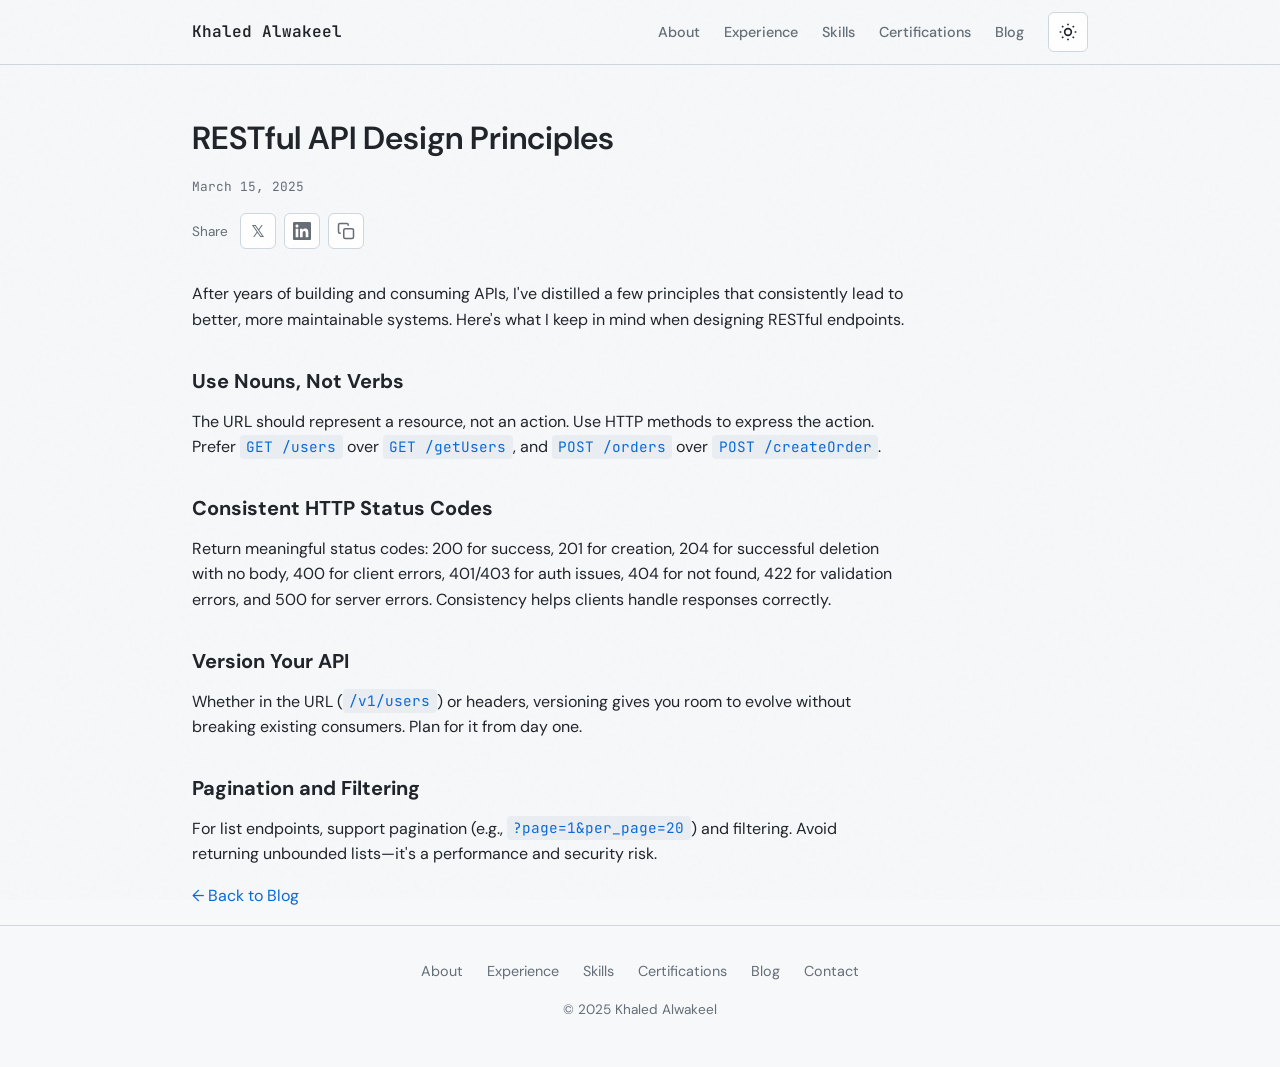
<file: blog/restful-api-design.html>
<!DOCTYPE html>
<html lang="en" data-theme="dark">
<head>
  <meta charset="UTF-8">
  <meta name="viewport" content="width=device-width, initial-scale=1.0">
  <meta name="description" content="RESTful API Design Principles - Khaled Alwakeel. Best practices for building consistent, maintainable APIs.">
  <title>RESTful API Design Principles | Khaled Alwakeel</title>
  <link rel="stylesheet" href="../css/styles.css">
</head>
<body>
  <div class="site-wrapper">
    <header class="site-header">
      <div class="container">
        <div class="header-inner">
          <div class="site-logo">
            <a href="../index.html">Khaled Alwakeel</a>
          </div>
          <nav>
            <ul class="nav-links">
              <li><a href="../index.html#about">About</a></li>
              <li><a href="../index.html#experience">Experience</a></li>
              <li><a href="../index.html#skills">Skills</a></li>
              <li><a href="../index.html#certifications">Certifications</a></li>
              <li><a href="index.html">Blog</a></li>
              <li>
                <button type="button" class="theme-toggle" aria-label="Toggle dark/light mode">
                  <svg class="icon-sun" xmlns="http://www.w3.org/2000/svg" viewBox="0 0 24 24" fill="none" stroke="currentColor" stroke-width="2">
                    <circle cx="12" cy="12" r="4"/><path d="M12 2v2M12 20v2M4.93 4.93l1.41 1.41M17.66 17.66l1.41 1.41M2 12h2M20 12h2M6.34 17.66l-1.41 1.41M19.07 4.93l-1.41 1.41"/>
                  </svg>
                  <svg class="icon-moon" xmlns="http://www.w3.org/2000/svg" viewBox="0 0 24 24" fill="none" stroke="currentColor" stroke-width="2">
                    <path d="M21 12.79A9 9 0 1 1 11.21 3 7 7 0 0 0 21 12.79z"/>
                  </svg>
                </button>
              </li>
            </ul>
          </nav>
        </div>
      </div>
    </header>

    <main class="main">
      <article class="container" style="padding-top: 3rem;">
        <header class="post-header">
          <h1 class="post-title">RESTful API Design Principles</h1>
          <p class="post-meta">March 15, 2025</p>
          <div class="post-share">
            <span class="post-share-label">Share</span>
            <a href="#" class="post-share-btn post-share-twitter" aria-label="Share on X (Twitter)" title="Share on X">𝕏</a>
            <a href="#" class="post-share-btn post-share-linkedin" aria-label="Share on LinkedIn" title="Share on LinkedIn">
              <svg width="18" height="18" viewBox="0 0 24 24" fill="currentColor" aria-hidden="true"><path d="M20.447 20.452h-3.554v-5.569c0-1.328-.027-3.037-1.852-3.037-1.853 0-2.136 1.445-2.136 2.939v5.667H9.351V9h3.414v1.561h.046c.477-.9 1.637-1.85 3.37-1.85 3.601 0 4.267 2.37 4.267 5.455v6.286zM5.337 7.433c-1.144 0-2.063-.926-2.063-2.065 0-1.138.92-2.063 2.063-2.063 1.14 0 2.064.925 2.064 2.063 0 1.139-.925 2.065-2.064 2.065zm1.782 13.019H3.555V9h3.564v11.452zM22.225 0H1.771C.792 0 0 .774 0 1.729v20.542C0 23.227.792 24 1.771 24h20.451C23.2 24 24 23.227 24 22.271V1.729C24 .774 23.2 0 22.222 0h.003z"/></svg>
            </a>
            <button type="button" class="post-share-btn post-share-copy" aria-label="Copy link" title="Copy link">
              <svg width="18" height="18" viewBox="0 0 24 24" fill="none" stroke="currentColor" stroke-width="2" aria-hidden="true"><rect x="9" y="9" width="13" height="13" rx="2" ry="2"/><path d="M5 15H4a2 2 0 0 1-2-2V4a2 2 0 0 1 2-2h9a2 2 0 0 1 2 2v1"/></svg>
            </button>
          </div>
        </header>

        <div class="post-content">
          <p>
            After years of building and consuming APIs, I've distilled a few principles that consistently lead to better, more maintainable systems. Here's what I keep in mind when designing RESTful endpoints.
          </p>

          <h2>Use Nouns, Not Verbs</h2>
          <p>
            The URL should represent a resource, not an action. Use HTTP methods to express the action. Prefer <code>GET /users</code> over <code>GET /getUsers</code>, and <code>POST /orders</code> over <code>POST /createOrder</code>.
          </p>

          <h2>Consistent HTTP Status Codes</h2>
          <p>
            Return meaningful status codes: 200 for success, 201 for creation, 204 for successful deletion with no body, 400 for client errors, 401/403 for auth issues, 404 for not found, 422 for validation errors, and 500 for server errors. Consistency helps clients handle responses correctly.
          </p>

          <h2>Version Your API</h2>
          <p>
            Whether in the URL (<code>/v1/users</code>) or headers, versioning gives you room to evolve without breaking existing consumers. Plan for it from day one.
          </p>

          <h2>Pagination and Filtering</h2>
          <p>
            For list endpoints, support pagination (e.g., <code>?page=1&per_page=20</code>) and filtering. Avoid returning unbounded lists—it's a performance and security risk.
          </p>

          <p>
            <a href="index.html">&larr; Back to Blog</a>
          </p>
        </div>
      </article>
    </main>

    <footer class="site-footer">
      <div class="container">
        <ul class="footer-links">
          <li><a href="../index.html#about">About</a></li>
          <li><a href="../index.html#experience">Experience</a></li>
          <li><a href="../index.html#skills">Skills</a></li>
          <li><a href="../index.html#certifications">Certifications</a></li>
          <li><a href="index.html">Blog</a></li>
          <li><a href="mailto:Khaled_elwakeel@outlook.com">Contact</a></li>
        </ul>
        <p class="copyright">&copy; 2025 Khaled Alwakeel</p>
      </div>
    </footer>
  </div>
  <script src="../js/main.js"></script>
</body>
</html>
</file>
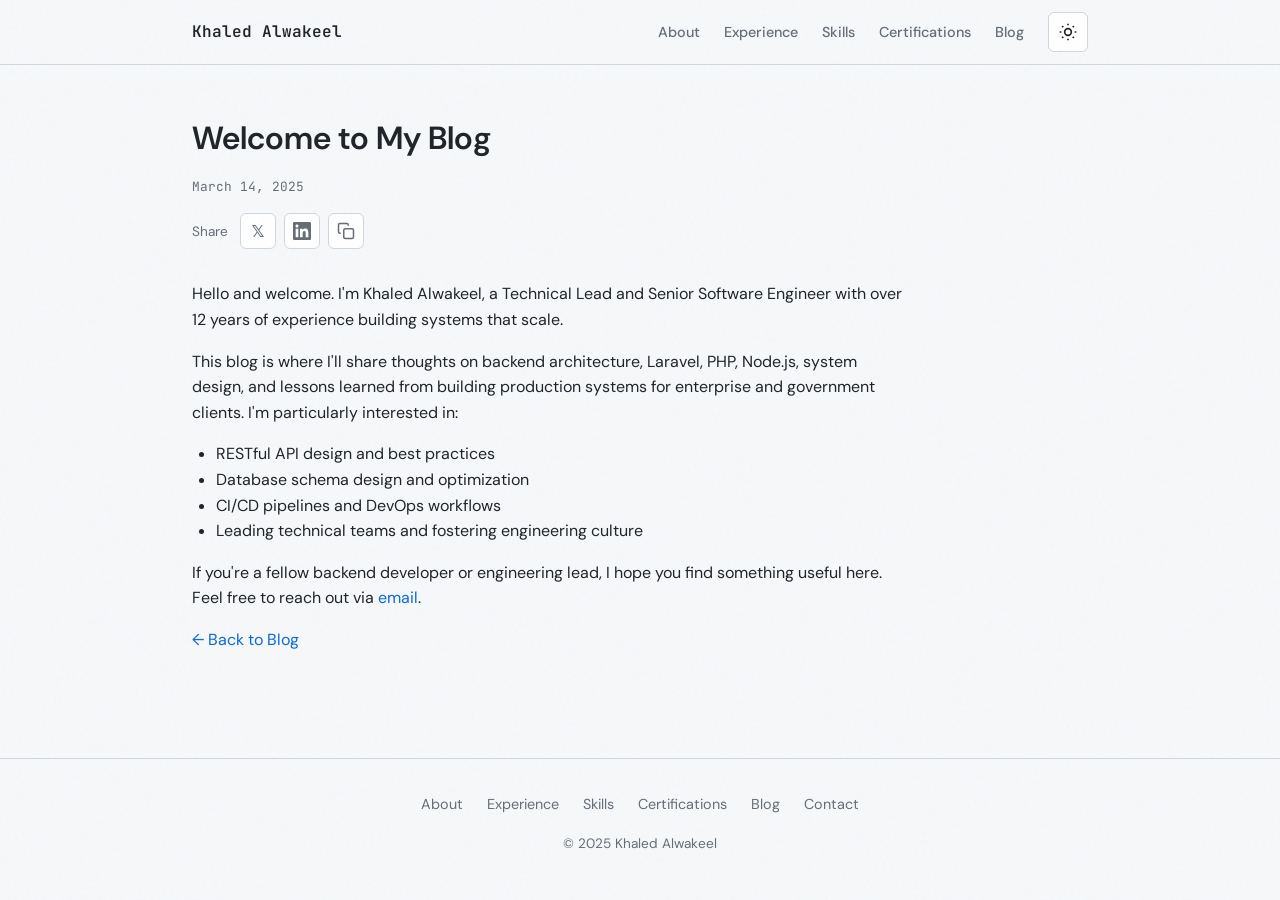
<file: blog/welcome-post.html>
<!DOCTYPE html>
<html lang="en" data-theme="dark">
<head>
  <meta charset="UTF-8">
  <meta name="viewport" content="width=device-width, initial-scale=1.0">
  <meta name="description" content="Welcome to My Blog - Khaled Alwakeel. Technical insights and backend development.">
  <title>Welcome to My Blog | Khaled Alwakeel</title>
  <link rel="stylesheet" href="../css/styles.css">
</head>
<body>
  <div class="site-wrapper">
    <header class="site-header">
      <div class="container">
        <div class="header-inner">
          <div class="site-logo">
            <a href="../index.html">Khaled Alwakeel</a>
          </div>
          <nav>
            <ul class="nav-links">
              <li><a href="../index.html#about">About</a></li>
              <li><a href="../index.html#experience">Experience</a></li>
              <li><a href="../index.html#skills">Skills</a></li>
              <li><a href="../index.html#certifications">Certifications</a></li>
              <li><a href="index.html">Blog</a></li>
              <li>
                <button type="button" class="theme-toggle" aria-label="Toggle dark/light mode">
                  <svg class="icon-sun" xmlns="http://www.w3.org/2000/svg" viewBox="0 0 24 24" fill="none" stroke="currentColor" stroke-width="2">
                    <circle cx="12" cy="12" r="4"/><path d="M12 2v2M12 20v2M4.93 4.93l1.41 1.41M17.66 17.66l1.41 1.41M2 12h2M20 12h2M6.34 17.66l-1.41 1.41M19.07 4.93l-1.41 1.41"/>
                  </svg>
                  <svg class="icon-moon" xmlns="http://www.w3.org/2000/svg" viewBox="0 0 24 24" fill="none" stroke="currentColor" stroke-width="2">
                    <path d="M21 12.79A9 9 0 1 1 11.21 3 7 7 0 0 0 21 12.79z"/>
                  </svg>
                </button>
              </li>
            </ul>
          </nav>
        </div>
      </div>
    </header>

    <main class="main">
      <article class="container" style="padding-top: 3rem;">
        <header class="post-header">
          <h1 class="post-title">Welcome to My Blog</h1>
          <p class="post-meta">March 14, 2025</p>
          <div class="post-share">
            <span class="post-share-label">Share</span>
            <a href="#" class="post-share-btn post-share-twitter" aria-label="Share on X (Twitter)" title="Share on X">𝕏</a>
            <a href="#" class="post-share-btn post-share-linkedin" aria-label="Share on LinkedIn" title="Share on LinkedIn">
              <svg width="18" height="18" viewBox="0 0 24 24" fill="currentColor" aria-hidden="true"><path d="M20.447 20.452h-3.554v-5.569c0-1.328-.027-3.037-1.852-3.037-1.853 0-2.136 1.445-2.136 2.939v5.667H9.351V9h3.414v1.561h.046c.477-.9 1.637-1.85 3.37-1.85 3.601 0 4.267 2.37 4.267 5.455v6.286zM5.337 7.433c-1.144 0-2.063-.926-2.063-2.065 0-1.138.92-2.063 2.063-2.063 1.14 0 2.064.925 2.064 2.063 0 1.139-.925 2.065-2.064 2.065zm1.782 13.019H3.555V9h3.564v11.452zM22.225 0H1.771C.792 0 0 .774 0 1.729v20.542C0 23.227.792 24 1.771 24h20.451C23.2 24 24 23.227 24 22.271V1.729C24 .774 23.2 0 22.222 0h.003z"/></svg>
            </a>
            <button type="button" class="post-share-btn post-share-copy" aria-label="Copy link" title="Copy link">
              <svg width="18" height="18" viewBox="0 0 24 24" fill="none" stroke="currentColor" stroke-width="2" aria-hidden="true"><rect x="9" y="9" width="13" height="13" rx="2" ry="2"/><path d="M5 15H4a2 2 0 0 1-2-2V4a2 2 0 0 1 2-2h9a2 2 0 0 1 2 2v1"/></svg>
            </button>
          </div>
        </header>

        <div class="post-content">
          <p>
            Hello and welcome. I'm Khaled Alwakeel, a Technical Lead and Senior Software Engineer with over 12 years of experience building systems that scale.
          </p>
          <p>
            This blog is where I'll share thoughts on backend architecture, Laravel, PHP, Node.js, system design, and lessons learned from building production systems for enterprise and government clients. I'm particularly interested in:
          </p>
          <ul>
            <li>RESTful API design and best practices</li>
            <li>Database schema design and optimization</li>
            <li>CI/CD pipelines and DevOps workflows</li>
            <li>Leading technical teams and fostering engineering culture</li>
          </ul>
          <p>
            If you're a fellow backend developer or engineering lead, I hope you find something useful here. Feel free to reach out via <a href="mailto:Khaled_elwakeel@outlook.com">email</a>.
          </p>
          <p>
            <a href="index.html">&larr; Back to Blog</a>
          </p>
        </div>
      </article>
    </main>

    <footer class="site-footer">
      <div class="container">
        <ul class="footer-links">
          <li><a href="../index.html#about">About</a></li>
          <li><a href="../index.html#experience">Experience</a></li>
          <li><a href="../index.html#skills">Skills</a></li>
          <li><a href="../index.html#certifications">Certifications</a></li>
          <li><a href="index.html">Blog</a></li>
          <li><a href="mailto:Khaled_elwakeel@outlook.com">Contact</a></li>
        </ul>
        <p class="copyright">&copy; 2025 Khaled Alwakeel</p>
      </div>
    </footer>
  </div>
  <script src="../js/main.js"></script>
</body>
</html>
</file>
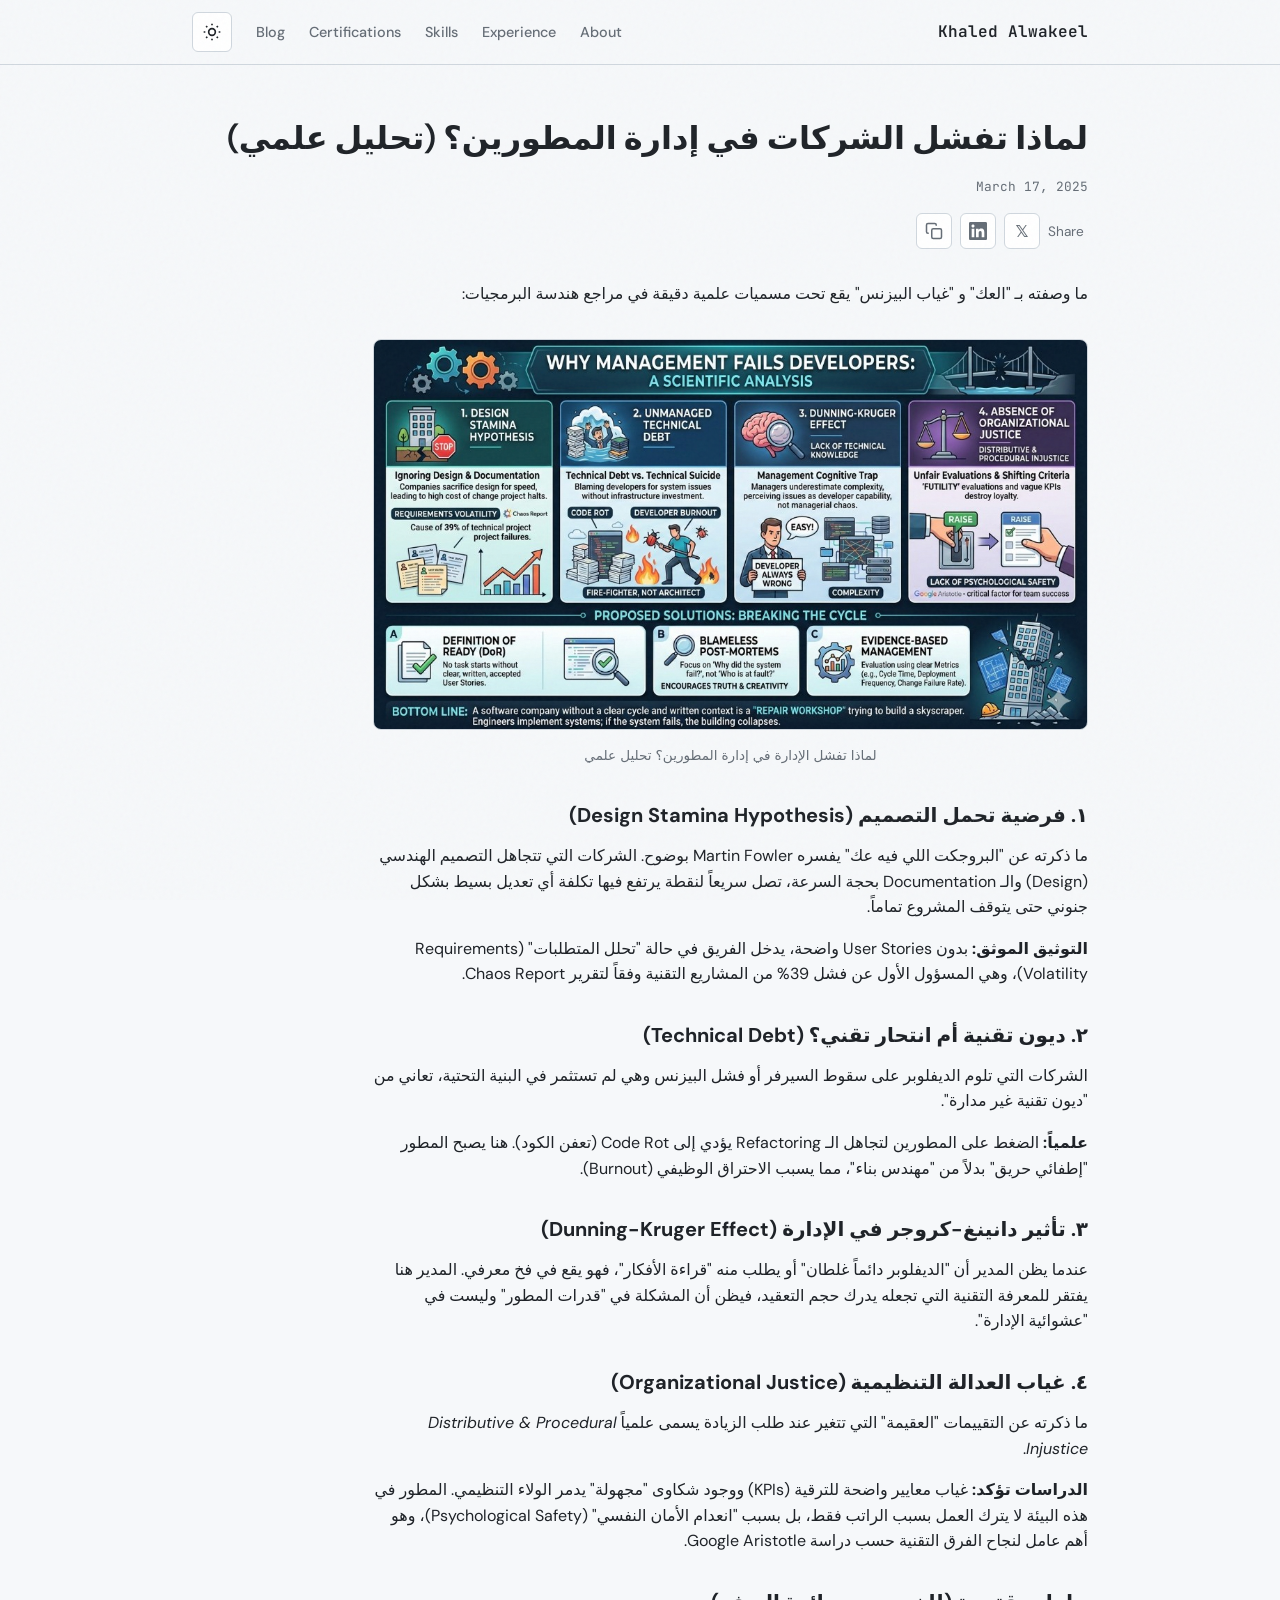
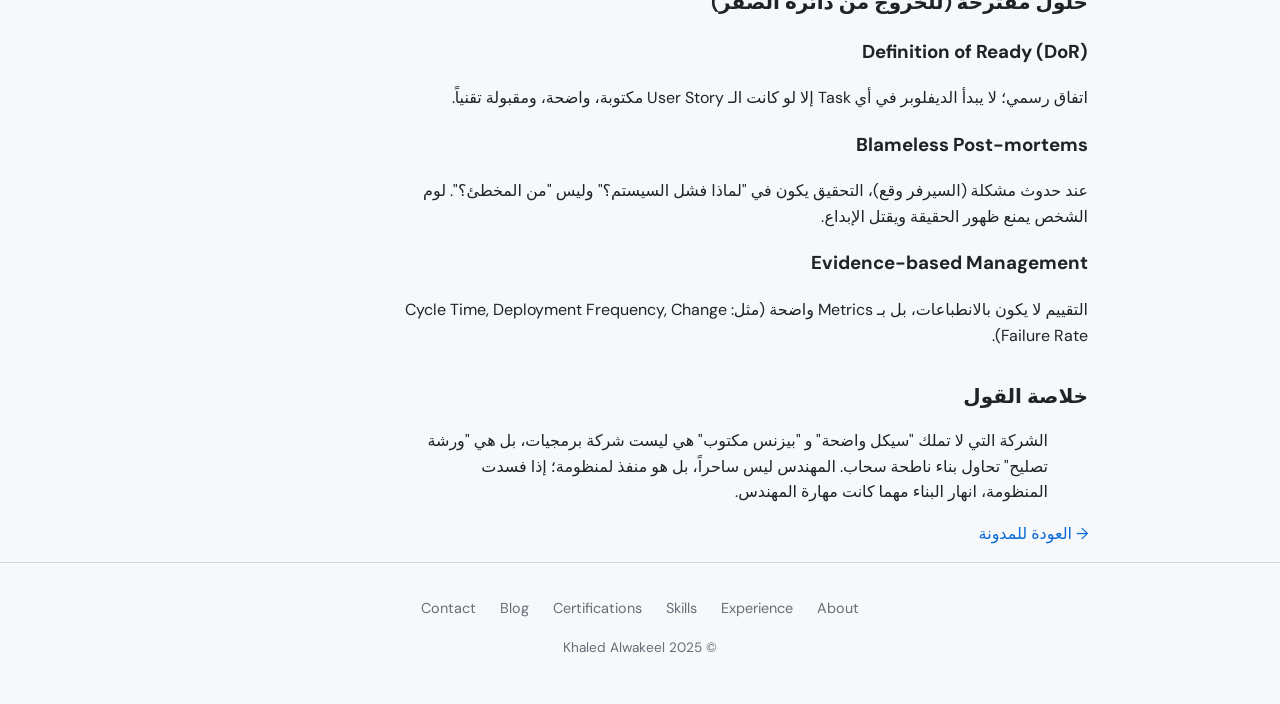
<file: blog/why-companies-fail-managing-developers.html>
<!DOCTYPE html>
<html lang="ar" dir="rtl" data-theme="dark">
<head>
  <meta charset="UTF-8">
  <meta name="viewport" content="width=device-width, initial-scale=1.0">
  <meta name="description" content="لماذا تفشل الشركات في إدارة المطورين؟ تحليل علمي: Design Stamina Hypothesis، الديون التقنية، تأثير دانينغ-كروجر، والعدالة التنظيمية.">
  <title>لماذا تفشل الشركات في إدارة المطورين؟ (تحليل علمي) | Khaled Alwakeel</title>
  <link rel="stylesheet" href="../css/styles.css">
</head>
<body>
  <div class="site-wrapper">
    <header class="site-header">
      <div class="container">
        <div class="header-inner">
          <div class="site-logo">
            <a href="../index.html">Khaled Alwakeel</a>
          </div>
          <nav>
            <ul class="nav-links">
              <li><a href="../index.html#about">About</a></li>
              <li><a href="../index.html#experience">Experience</a></li>
              <li><a href="../index.html#skills">Skills</a></li>
              <li><a href="../index.html#certifications">Certifications</a></li>
              <li><a href="index.html">Blog</a></li>
              <li>
                <button type="button" class="theme-toggle" aria-label="Toggle dark/light mode">
                  <svg class="icon-sun" xmlns="http://www.w3.org/2000/svg" viewBox="0 0 24 24" fill="none" stroke="currentColor" stroke-width="2">
                    <circle cx="12" cy="12" r="4"/><path d="M12 2v2M12 20v2M4.93 4.93l1.41 1.41M17.66 17.66l1.41 1.41M2 12h2M20 12h2M6.34 17.66l-1.41 1.41M19.07 4.93l-1.41 1.41"/>
                  </svg>
                  <svg class="icon-moon" xmlns="http://www.w3.org/2000/svg" viewBox="0 0 24 24" fill="none" stroke="currentColor" stroke-width="2">
                    <path d="M21 12.79A9 9 0 1 1 11.21 3 7 7 0 0 0 21 12.79z"/>
                  </svg>
                </button>
              </li>
            </ul>
          </nav>
        </div>
      </div>
    </header>

    <main class="main">
      <article class="container" style="padding-top: 3rem;">
        <header class="post-header">
          <h1 class="post-title">لماذا تفشل الشركات في إدارة المطورين؟ (تحليل علمي)</h1>
          <p class="post-meta">March 17, 2025</p>
          <div class="post-share">
            <span class="post-share-label">Share</span>
            <a href="#" class="post-share-btn post-share-twitter" aria-label="Share on X (Twitter)" title="Share on X">𝕏</a>
            <a href="#" class="post-share-btn post-share-linkedin" aria-label="Share on LinkedIn" title="Share on LinkedIn">
              <svg width="18" height="18" viewBox="0 0 24 24" fill="currentColor" aria-hidden="true"><path d="M20.447 20.452h-3.554v-5.569c0-1.328-.027-3.037-1.852-3.037-1.853 0-2.136 1.445-2.136 2.939v5.667H9.351V9h3.414v1.561h.046c.477-.9 1.637-1.85 3.37-1.85 3.601 0 4.267 2.37 4.267 5.455v6.286zM5.337 7.433c-1.144 0-2.063-.926-2.063-2.065 0-1.138.92-2.063 2.063-2.063 1.14 0 2.064.925 2.064 2.063 0 1.139-.925 2.065-2.064 2.065zm1.782 13.019H3.555V9h3.564v11.452zM22.225 0H1.771C.792 0 0 .774 0 1.729v20.542C0 23.227.792 24 1.771 24h20.451C23.2 24 24 23.227 24 22.271V1.729C24 .774 23.2 0 22.222 0h.003z"/></svg>
            </a>
            <button type="button" class="post-share-btn post-share-copy" aria-label="Copy link" title="Copy link">
              <svg width="18" height="18" viewBox="0 0 24 24" fill="none" stroke="currentColor" stroke-width="2" aria-hidden="true"><rect x="9" y="9" width="13" height="13" rx="2" ry="2"/><path d="M5 15H4a2 2 0 0 1-2-2V4a2 2 0 0 1 2-2h9a2 2 0 0 1 2 2v1"/></svg>
            </button>
          </div>
        </header>

        <div class="post-content">
          <p>
            ما وصفته بـ "العك" و "غياب البيزنس" يقع تحت مسميات علمية دقيقة في مراجع هندسة البرمجيات:
          </p>

          <figure class="post-figure">
            <img src="../assets/blog/why-management-fails-developers.png" alt="لماذا تفشل الإدارة في إدارة المطورين؟ تحليل علمي: Design Stamina Hypothesis، الديون التقنية، تأثير دانينغ-كروجر، والعدالة التنظيمية" class="post-image">
            <figcaption>لماذا تفشل الإدارة في إدارة المطورين؟ تحليل علمي</figcaption>
          </figure>

          <h2>١. فرضية تحمل التصميم (Design Stamina Hypothesis)</h2>
          <p>
            ما ذكرته عن "البروجكت اللي فيه عك" يفسره Martin Fowler بوضوح. الشركات التي تتجاهل التصميم الهندسي (Design) والـ Documentation بحجة السرعة، تصل سريعاً لنقطة يرتفع فيها تكلفة أي تعديل بسيط بشكل جنوني حتى يتوقف المشروع تماماً.
          </p>
          <p>
            <strong>التوثيق الموثق:</strong> بدون User Stories واضحة، يدخل الفريق في حالة "تحلل المتطلبات" (Requirements Volatility)، وهي المسؤول الأول عن فشل 39% من المشاريع التقنية وفقاً لتقرير Chaos Report.
          </p>

          <h2>٢. ديون تقنية أم انتحار تقني؟ (Technical Debt)</h2>
          <p>
            الشركات التي تلوم الديفلوبر على سقوط السيرفر أو فشل البيزنس وهي لم تستثمر في البنية التحتية، تعاني من "ديون تقنية غير مدارة".
          </p>
          <p>
            <strong>علمياً:</strong> الضغط على المطورين لتجاهل الـ Refactoring يؤدي إلى Code Rot (تعفن الكود). هنا يصبح المطور "إطفائي حريق" بدلاً من "مهندس بناء"، مما يسبب الاحتراق الوظيفي (Burnout).
          </p>

          <h2>٣. تأثير دانينغ-كروجر في الإدارة (Dunning-Kruger Effect)</h2>
          <p>
            عندما يظن المدير أن "الديفلوبر دائماً غلطان" أو يطلب منه "قراءة الأفكار"، فهو يقع في فخ معرفي. المدير هنا يفتقر للمعرفة التقنية التي تجعله يدرك حجم التعقيد، فيظن أن المشكلة في "قدرات المطور" وليست في "عشوائية الإدارة".
          </p>

          <h2>٤. غياب العدالة التنظيمية (Organizational Justice)</h2>
          <p>
            ما ذكرته عن التقييمات "العقيمة" التي تتغير عند طلب الزيادة يسمى علمياً <em>Distributive & Procedural Injustice</em>.
          </p>
          <p>
            <strong>الدراسات تؤكد:</strong> غياب معايير واضحة للترقية (KPIs) ووجود شكاوى "مجهولة" يدمر الولاء التنظيمي. المطور في هذه البيئة لا يترك العمل بسبب الراتب فقط، بل بسبب "انعدام الأمان النفسي" (Psychological Safety)، وهو أهم عامل لنجاح الفرق التقنية حسب دراسة Google Aristotle.
          </p>

          <h2>حلول مقترحة (للخروج من دائرة الصفر)</h2>

          <h3>Definition of Ready (DoR)</h3>
          <p>
            اتفاق رسمي؛ لا يبدأ الديفلوبر في أي Task إلا لو كانت الـ User Story مكتوبة، واضحة، ومقبولة تقنياً.
          </p>

          <h3>Blameless Post-mortems</h3>
          <p>
            عند حدوث مشكلة (السيرفر وقع)، التحقيق يكون في "لماذا فشل السيستم؟" وليس "من المخطئ؟". لوم الشخص يمنع ظهور الحقيقة ويقتل الإبداع.
          </p>

          <h3>Evidence-based Management</h3>
          <p>
            التقييم لا يكون بالانطباعات، بل بـ Metrics واضحة (مثل: Cycle Time, Deployment Frequency, Change Failure Rate).
          </p>

          <h2>خلاصة القول</h2>
          <blockquote>
            <p>
              الشركة التي لا تملك "سيكل واضحة" و "بيزنس مكتوب" هي ليست شركة برمجيات، بل هي "ورشة تصليح" تحاول بناء ناطحة سحاب. المهندس ليس ساحراً، بل هو منفذ لمنظومة؛ إذا فسدت المنظومة، انهار البناء مهما كانت مهارة المهندس.
            </p>
          </blockquote>

          <p>
            <a href="index.html">&rarr; العودة للمدونة</a>
          </p>
        </div>
      </article>
    </main>

    <footer class="site-footer">
      <div class="container">
        <ul class="footer-links">
          <li><a href="../index.html#about">About</a></li>
          <li><a href="../index.html#experience">Experience</a></li>
          <li><a href="../index.html#skills">Skills</a></li>
          <li><a href="../index.html#certifications">Certifications</a></li>
          <li><a href="index.html">Blog</a></li>
          <li><a href="mailto:Khaled_elwakeel@outlook.com">Contact</a></li>
        </ul>
        <p class="copyright">&copy; 2025 Khaled Alwakeel</p>
      </div>
    </footer>
  </div>
  <script src="../js/main.js"></script>
</body>
</html>
</file>
<file: css/styles.css>
/* ==========================================================================
   Khaled Alwakeel - Portfolio & CV
   Industrial / terminal-inspired backend developer aesthetic
   ========================================================================== */

@import url('https://fonts.googleapis.com/css2?family=JetBrains+Mono:wght@400;500;600&family=DM+Sans:ital,wght@0,400;0,500;0,600;0,700;1,400&display=swap');

/* --------------------------------------------------------------------------
   Theme: Dark (default)
   -------------------------------------------------------------------------- */
[data-theme="dark"],
:root {
  --color-bg: #0d1117;
  --color-bg-elevated: #161b22;
  --color-bg-muted: #21262d;
  --color-border: #30363d;
  --color-text: #e6edf3;
  --color-text-muted: #8b949e;
  --color-accent: #58a6ff;
  --color-accent-dim: rgba(88, 166, 255, 0.15);
  --color-success: #3fb950;
  --color-success-dim: rgba(63, 185, 80, 0.15);
  --color-focus: #58a6ff;
  --shadow-sm: 0 1px 2px rgba(0, 0, 0, 0.4);
  --shadow-md: 0 4px 12px rgba(0, 0, 0, 0.5);
  --shadow-lg: 0 8px 24px rgba(0, 0, 0, 0.6);
}

/* --------------------------------------------------------------------------
   Theme: Light
   -------------------------------------------------------------------------- */
[data-theme="light"] {
  --color-bg: #f6f8fa;
  --color-bg-elevated: #ffffff;
  --color-bg-muted: #eaeef2;
  --color-border: #d0d7de;
  --color-text: #1f2328;
  --color-text-muted: #656d76;
  --color-accent: #0969da;
  --color-accent-dim: rgba(9, 105, 218, 0.12);
  --color-success: #1a7f37;
  --color-success-dim: rgba(26, 127, 55, 0.12);
  --color-focus: #0969da;
  --shadow-sm: 0 1px 2px rgba(31, 35, 40, 0.06);
  --shadow-md: 0 4px 12px rgba(31, 35, 40, 0.1);
  --shadow-lg: 0 8px 24px rgba(31, 35, 40, 0.12);
}

/* --------------------------------------------------------------------------
   Base
   -------------------------------------------------------------------------- */
*,
*::before,
*::after {
  box-sizing: border-box;
}

html {
  scroll-behavior: smooth;
}

body {
  margin: 0;
  font-family: 'DM Sans', system-ui, -apple-system, sans-serif;
  font-size: 1rem;
  line-height: 1.6;
  color: var(--color-text);
  background-color: var(--color-bg);
  -webkit-font-smoothing: antialiased;
  -moz-osx-font-smoothing: grayscale;
}

/* Noise overlay for depth */
body::before {
  content: '';
  position: fixed;
  inset: 0;
  pointer-events: none;
  opacity: 0.03;
  background-image: url("data:image/svg+xml,%3Csvg viewBox='0 0 256 256' xmlns='http://www.w3.org/2000/svg'%3E%3Cfilter id='noise'%3E%3CfeTurbulence type='fractalNoise' baseFrequency='0.9' numOctaves='4' stitchTiles='stitch'/%3E%3C/filter%3E%3Crect width='100%25' height='100%25' filter='url(%23noise)'/%3E%3C/svg%3E");
  z-index: 9999;
}

a {
  color: var(--color-accent);
  text-decoration: none;
  transition: color 0.2s ease, opacity 0.2s ease;
}

a:hover {
  text-decoration: underline;
}

a:focus-visible {
  outline: 2px solid var(--color-focus);
  outline-offset: 2px;
}

/* --------------------------------------------------------------------------
   Layout
   -------------------------------------------------------------------------- */
.site-wrapper {
  min-height: 100vh;
  display: flex;
  flex-direction: column;
}

.main {
  flex: 1;
}

.container {
  width: 100%;
  max-width: 960px;
  margin: 0 auto;
  padding: 0 1.5rem;
}

@media (min-width: 768px) {
  .container {
    padding: 0 2rem;
  }
}

/* --------------------------------------------------------------------------
   Header & Nav
   -------------------------------------------------------------------------- */
.site-header {
  position: sticky;
  top: 0;
  z-index: 100;
  background: var(--color-bg);
  border-bottom: 1px solid var(--color-border);
  -webkit-backdrop-filter: blur(8px);
  backdrop-filter: blur(8px);
}

.header-inner {
  display: flex;
  align-items: center;
  justify-content: space-between;
  height: 4rem;
  gap: 1rem;
}

.site-logo {
  font-family: 'JetBrains Mono', monospace;
  font-weight: 600;
  font-size: 1rem;
  color: var(--color-text);
}

.site-logo a {
  color: inherit;
  text-decoration: none;
}

.site-logo a:hover {
  color: var(--color-accent);
  text-decoration: none;
}

.nav-links {
  display: flex;
  align-items: center;
  gap: 1.5rem;
  list-style: none;
  margin: 0;
  padding: 0;
}

.nav-links a {
  font-size: 0.9rem;
  font-weight: 500;
  color: var(--color-text-muted);
}

.nav-links a:hover,
.nav-links a[aria-current="page"] {
  color: var(--color-text);
  text-decoration: none;
}

/* Theme Toggle */
.theme-toggle {
  display: flex;
  align-items: center;
  justify-content: center;
  width: 2.5rem;
  height: 2.5rem;
  padding: 0;
  border: 1px solid var(--color-border);
  border-radius: 6px;
  background: var(--color-bg-elevated);
  color: var(--color-text);
  cursor: pointer;
  transition: background 0.2s, border-color 0.2s, transform 0.15s ease;
}

.theme-toggle:hover {
  background: var(--color-bg-muted);
  border-color: var(--color-accent);
}

.theme-toggle:focus-visible {
  outline: 2px solid var(--color-focus);
  outline-offset: 2px;
}

.theme-toggle svg {
  width: 1.25rem;
  height: 1.25rem;
}

.theme-toggle .icon-sun {
  display: none;
}

.theme-toggle .icon-moon {
  display: block;
}

[data-theme="light"] .theme-toggle .icon-sun {
  display: block;
}

[data-theme="light"] .theme-toggle .icon-moon {
  display: none;
}

/* --------------------------------------------------------------------------
   Hero
   -------------------------------------------------------------------------- */
.hero {
  padding: 4rem 0 3rem;
  text-align: left;
}

.hero-layout {
  display: flex;
  flex-direction: column;
  align-items: flex-start;
  gap: 2rem;
}

@media (min-width: 768px) {
  .hero-layout {
    flex-direction: row;
    align-items: center;
    gap: 3rem;
  }
}

.hero-photo-wrap {
  position: relative;
  flex-shrink: 0;
}

.hero-photo {
  display: block;
  width: 160px;
  height: 160px;
  border-radius: 12px;
  object-fit: cover;
  border: 3px solid var(--color-accent);
  box-shadow: var(--shadow-lg);
  position: relative;
  z-index: 2;
  transition: transform 0.3s ease, box-shadow 0.3s ease;
}

.hero-photo:hover {
  transform: scale(1.02);
  box-shadow: 0 0 0 4px var(--color-accent-dim), var(--shadow-lg);
}

.hero-photo-fallback {
  width: 160px;
  height: 160px;
  border-radius: 12px;
  background: var(--color-accent-dim);
  border: 3px solid var(--color-accent);
  display: flex;
  align-items: center;
  justify-content: center;
  font-family: 'JetBrains Mono', monospace;
  font-size: 2.5rem;
  font-weight: 600;
  color: var(--color-accent);
}

@media (min-width: 768px) {
  .hero-photo-fallback {
    width: 200px;
    height: 200px;
  }
}

@media (min-width: 768px) {
  .hero-photo {
    width: 200px;
    height: 200px;
  }
}

/* Decorative elements around photo */
.hero-photo-deco {
  position: absolute;
  border: 2px solid var(--color-accent);
  border-radius: 8px;
  opacity: 0.4;
  z-index: 1;
}

.hero-photo-deco-1 {
  width: 60px;
  height: 60px;
  top: -12px;
  right: -12px;
  animation: float-deco 4s ease-in-out infinite;
}

.hero-photo-deco-2 {
  width: 40px;
  height: 40px;
  bottom: -8px;
  left: -8px;
  animation: float-deco 5s ease-in-out infinite 0.5s;
}

.hero-photo-deco-3 {
  width: 24px;
  height: 24px;
  top: 50%;
  left: -20px;
  animation: float-deco 3.5s ease-in-out infinite 1s;
}

@keyframes float-deco {
  0%, 100% { transform: translate(0, 0) rotate(0deg); }
  50% { transform: translate(4px, -4px) rotate(5deg); }
}

.hero-text {
  flex: 1;
}

.hero-title {
  font-family: 'JetBrains Mono', monospace;
  font-size: clamp(2rem, 5vw, 3rem);
  font-weight: 600;
  margin: 0 0 0.5rem;
  letter-spacing: -0.02em;
  color: var(--color-text);
}

.hero-subtitle {
  font-size: 1.25rem;
  color: var(--color-accent);
  margin: 0 0 0.5rem;
  font-weight: 500;
}

.hero-tagline {
  font-size: 1rem;
  color: var(--color-text-muted);
  margin: 0;
  max-width: 36ch;
}

/* --------------------------------------------------------------------------
   Sections
   -------------------------------------------------------------------------- */
.section {
  padding: 3rem 0;
  border-top: 1px solid var(--color-border);
}

.section:first-of-type {
  border-top: none;
}

.section-title {
  font-family: 'JetBrains Mono', monospace;
  font-size: 0.75rem;
  font-weight: 600;
  text-transform: uppercase;
  letter-spacing: 0.1em;
  color: var(--color-accent);
  margin: 0 0 1.5rem;
}

.section-content {
  color: var(--color-text);
}

/* --------------------------------------------------------------------------
   About
   -------------------------------------------------------------------------- */
.about-text {
  max-width: 65ch;
  margin: 0;
  font-size: 1.05rem;
}

.contact-list {
  display: flex;
  flex-wrap: wrap;
  gap: 1rem;
  margin: 1.5rem 0 0;
  padding: 0;
  list-style: none;
}

.contact-list li {
  display: flex;
  align-items: center;
  gap: 0.5rem;
  font-size: 0.9rem;
  color: var(--color-text-muted);
}

.contact-list a {
  color: var(--color-accent);
}

/* --------------------------------------------------------------------------
   Experience Timeline
   -------------------------------------------------------------------------- */
.timeline {
  position: relative;
  padding-left: 1.5rem;
  border-left: 2px solid var(--color-border);
  margin-left: 0.5rem;
}

.timeline-item {
  position: relative;
  padding-bottom: 2rem;
  transition: transform 0.2s ease;
}

.timeline-item:hover {
  transform: translateX(4px);
}

.timeline-item:last-child {
  padding-bottom: 0;
}

.timeline-item::before {
  content: '';
  position: absolute;
  left: -1.625rem;
  top: 0.35rem;
  width: 10px;
  height: 10px;
  border-radius: 50%;
  background: var(--color-accent);
  box-shadow: 0 0 0 3px var(--color-bg);
}

.exp-header {
  display: flex;
  flex-wrap: wrap;
  align-items: baseline;
  gap: 0.5rem 1rem;
  margin-bottom: 0.5rem;
}

.exp-company {
  font-weight: 600;
  font-size: 1.1rem;
  color: var(--color-text);
}

.exp-role {
  font-size: 0.95rem;
  color: var(--color-accent);
}

.exp-date {
  font-family: 'JetBrains Mono', monospace;
  font-size: 0.8rem;
  color: var(--color-text-muted);
}

.exp-location {
  font-size: 0.85rem;
  color: var(--color-text-muted);
}

.exp-bullets {
  margin: 0.5rem 0 0;
  padding-left: 1.25rem;
}

.exp-bullets li {
  margin-bottom: 0.35rem;
}

/* --------------------------------------------------------------------------
   Skills
   -------------------------------------------------------------------------- */
.skills-grid {
  display: grid;
  gap: 1.5rem;
}

@media (min-width: 640px) {
  .skills-grid {
    grid-template-columns: repeat(2, 1fr);
  }
}

.skill-category {
  background: var(--color-bg-elevated);
  border: 1px solid var(--color-border);
  border-radius: 8px;
  padding: 1.25rem;
  transition: border-color 0.2s, box-shadow 0.2s;
}

.skill-category:hover {
  border-color: var(--color-accent);
  box-shadow: var(--shadow-sm);
}

.skill-category-title {
  font-family: 'JetBrains Mono', monospace;
  font-size: 0.8rem;
  font-weight: 600;
  color: var(--color-accent);
  margin: 0 0 0.75rem;
}

.skill-tags {
  display: flex;
  flex-wrap: wrap;
  gap: 0.5rem;
}

.skill-tag {
  font-family: 'JetBrains Mono', monospace;
  font-size: 0.75rem;
  padding: 0.25rem 0.6rem;
  background: var(--color-accent-dim);
  color: var(--color-accent);
  border-radius: 4px;
  border: 1px solid transparent;
  transition: transform 0.15s ease, background 0.15s ease;
}

.skill-tag:hover {
  transform: scale(1.05);
  border-color: var(--color-accent);
}

[data-theme="light"] .skill-tag {
  background: var(--color-accent-dim);
}

/* --------------------------------------------------------------------------
   Certifications
   -------------------------------------------------------------------------- */
.cert-grid {
  display: grid;
  gap: 1rem;
}

@media (min-width: 640px) {
  .cert-grid {
    grid-template-columns: repeat(2, 1fr);
  }
}

@media (min-width: 960px) {
  .cert-grid {
    grid-template-columns: repeat(3, 1fr);
  }
}

.cert-card {
  background: var(--color-bg-elevated);
  border: 1px solid var(--color-border);
  border-radius: 8px;
  padding: 1.25rem;
  transition: border-color 0.2s, box-shadow 0.2s;
}

.cert-card:hover {
  border-color: var(--color-accent);
  box-shadow: var(--shadow-sm);
}

.cert-card-header {
  display: flex;
  align-items: flex-start;
  gap: 0.75rem;
  margin-bottom: 0.5rem;
}

.cert-badge {
  flex-shrink: 0;
  width: 40px;
  height: 40px;
  border-radius: 6px;
  display: flex;
  align-items: center;
  justify-content: center;
  font-size: 0.7rem;
  font-weight: 700;
  font-family: 'JetBrains Mono', monospace;
}

.cert-badge-microsoft {
  background: linear-gradient(135deg, #f25022 0%, #7fba00 33%, #00a4ef 66%, #ffb900 100%);
}

.cert-badge-ibm {
  background: #0530ad;
  color: #fff;
}

.cert-badge-linux {
  background: #333;
  color: #fff;
  font-size: 0.6rem;
  font-weight: 700;
}

.cert-badge-linux::before {
  content: 'LF';
  font-family: 'JetBrains Mono', monospace;
}

.cert-badge-cisco {
  background: #0077b5;
  color: #fff;
}

.cert-badge-coursera {
  background: #0056d2;
  color: #fff;
}

.cert-badge-hackerrank {
  background: #1ba94c;
  color: #fff;
}

.cert-badge-opswat {
  background: #004c99;
  color: #fff;
}

.cert-badge-udacity {
  background: #0177b6;
  color: #fff;
}

.cert-card-title-wrap {
  flex: 1;
  min-width: 0;
}

.cert-name {
  font-weight: 600;
  font-size: 0.95rem;
  color: var(--color-text);
  margin: 0 0 0.25rem;
  line-height: 1.3;
}

.cert-issuer {
  font-size: 0.85rem;
  color: var(--color-text-muted);
  margin: 0;
}

.cert-meta {
  font-family: 'JetBrains Mono', monospace;
  font-size: 0.75rem;
  color: var(--color-text-muted);
  margin: 0 0 0.5rem;
}

.cert-skills {
  display: inline-block;
  font-size: 0.75rem;
  padding: 0.2rem 0.5rem;
  background: var(--color-accent-dim);
  color: var(--color-accent);
  border-radius: 4px;
  margin-bottom: 0.75rem;
}

.cert-show-btn {
  display: inline-flex;
  align-items: center;
  gap: 0.35rem;
  font-size: 0.85rem;
  font-weight: 500;
  color: var(--color-accent);
  text-decoration: none;
  padding: 0.4rem 0.75rem;
  border: 1px solid var(--color-accent);
  border-radius: 6px;
  transition: background 0.2s, color 0.2s;
}

.cert-show-btn:hover {
  background: var(--color-accent-dim);
  text-decoration: none;
}

.cert-btn-icon {
  font-size: 0.9em;
  opacity: 0.8;
}

.cert-footer-link {
  margin-top: 1.5rem;
  color: var(--color-text-muted);
  font-size: 0.9rem;
}

/* --------------------------------------------------------------------------
   Footer
   -------------------------------------------------------------------------- */
.site-footer {
  margin-top: auto;
  padding: 2rem 0;
  border-top: 1px solid var(--color-border);
  text-align: center;
}

.footer-links {
  display: flex;
  flex-wrap: wrap;
  justify-content: center;
  gap: 1.5rem;
  margin: 0;
  padding: 0;
  list-style: none;
}

.footer-links a {
  font-size: 0.9rem;
  color: var(--color-text-muted);
}

.footer-links a:hover {
  color: var(--color-accent);
}

.copyright {
  margin-top: 1rem;
  font-size: 0.85rem;
  color: var(--color-text-muted);
}

/* --------------------------------------------------------------------------
   Blog
   -------------------------------------------------------------------------- */
.blog-intro {
  margin-bottom: 2rem;
  color: var(--color-text-muted);
}

.blog-view-all {
  margin-top: 1.5rem;
  margin-bottom: 0;
}

.blog-view-all a {
  font-weight: 500;
}

.blog-view-all a:hover {
  text-decoration: none;
}

.post-list {
  list-style: none;
  margin: 0;
  padding: 0;
}

.post-item {
  padding: 1.5rem 0;
  border-bottom: 1px solid var(--color-border);
  transition: opacity 0.2s;
}

.post-item:hover {
  opacity: 0.9;
}

.post-item:last-child {
  border-bottom: none;
}

.post-link {
  display: block;
  color: inherit;
  text-decoration: none;
}

.post-link:hover {
  color: var(--color-accent);
  text-decoration: none;
}

.post-title {
  font-size: 1.25rem;
  font-weight: 600;
  margin: 0 0 0.5rem;
}

.post-meta {
  font-family: 'JetBrains Mono', monospace;
  font-size: 0.8rem;
  color: var(--color-text-muted);
  margin-bottom: 0.5rem;
}

.post-excerpt {
  font-size: 0.95rem;
  color: var(--color-text-muted);
  margin: 0;
  line-height: 1.5;
}

/* Post single */
.post-header {
  margin-bottom: 2rem;
}

.post-header .post-title {
  font-size: clamp(1.5rem, 4vw, 2rem);
  margin-bottom: 0.5rem;
}

.post-share {
  display: flex;
  align-items: center;
  gap: 0.5rem;
  margin-top: 1rem;
}

.post-share-label {
  font-size: 0.85rem;
  color: var(--color-text-muted);
  margin-right: 0.25rem;
}

.post-share-btn {
  display: inline-flex;
  align-items: center;
  justify-content: center;
  width: 36px;
  height: 36px;
  border-radius: 6px;
  border: 1px solid var(--color-border);
  background: var(--color-bg-elevated);
  color: var(--color-text-muted);
  transition: border-color 0.2s, color 0.2s, background 0.2s;
}

.post-share-btn:hover {
  border-color: var(--color-accent);
  color: var(--color-accent);
  background: var(--color-accent-dim);
}

.post-share-btn:focus-visible {
  outline: 2px solid var(--color-focus);
  outline-offset: 2px;
}

.post-share-twitter {
  font-size: 1rem;
  font-weight: 600;
}

.post-share-copy {
  cursor: pointer;
  padding: 0;
  font: inherit;
}

.post-share-copy.copied {
  border-color: var(--color-success);
  color: var(--color-success);
}

.post-content {
  max-width: 65ch;
}

.post-content h2 {
  font-size: 1.25rem;
  margin: 2rem 0 0.75rem;
  color: var(--color-text);
}

.post-content p {
  margin: 0 0 1rem;
}

.post-content ul,
.post-content ol {
  margin: 0 0 1rem;
  padding-left: 1.5rem;
}

.post-article-list {
  list-style: decimal;
}

.post-article-list li {
  margin-bottom: 1.25rem;
  padding-left: 0.5rem;
}

.post-article-list li a {
  word-break: break-all;
}

.post-figure {
  margin: 2rem 0;
}

.post-image {
  max-width: 100%;
  height: auto;
  border-radius: 8px;
  border: 1px solid var(--color-border);
}

.post-figure figcaption {
  font-size: 0.85rem;
  color: var(--color-text-muted);
  margin-top: 0.5rem;
  text-align: center;
}

/* Operational Excellence infographics */
.post-infographic {
  max-width: 100%;
  overflow-x: auto;
}

.post-infographic .phases-svg,
.post-infographic .env-svg {
  width: 100%;
  min-width: 280px;
  height: auto;
}

.post-infographic .env-box {
  fill: var(--color-bg-muted);
  stroke: var(--color-border);
  stroke-width: 1.5;
}

.post-infographic .env-box.env-staging {
  fill: var(--color-accent-dim);
  stroke: var(--color-accent);
}

.post-infographic .env-box.env-prod {
  fill: var(--color-success-dim);
  stroke: var(--color-success);
}

.post-infographic .env-title {
  fill: var(--color-text);
  font-size: 12px;
  font-weight: 600;
}

.post-infographic .env-desc {
  fill: var(--color-text-muted);
  font-size: 10px;
}

.post-infographic .env-arrow {
  color: var(--color-text-muted);
}

/* DORA metrics cards */
.infographic-dora {
  padding: 0.5rem 0;
}

.dora-cards {
  display: grid;
  grid-template-columns: repeat(auto-fit, minmax(140px, 1fr));
  gap: 1rem;
}

.dora-card {
  background: var(--color-bg-muted);
  border: 1px solid var(--color-border);
  border-radius: 8px;
  padding: 1rem;
  text-align: center;
}

.dora-card:hover {
  border-color: var(--color-accent);
  background: var(--color-accent-dim);
}

.dora-icon {
  display: block;
  font-size: 1.5rem;
  margin-bottom: 0.5rem;
  color: var(--color-accent);
}

.dora-label {
  font-size: 0.9rem;
  font-weight: 600;
  color: var(--color-text);
  margin: 0 0 0.25rem;
}

.dora-desc {
  font-size: 0.8rem;
  color: var(--color-text-muted);
  margin: 0;
}

/* 20% Rule sprint bar */
.infographic-sprint {
  padding: 0.5rem 0;
}

.sprint-bar-wrap {
  display: flex;
  border-radius: 8px;
  overflow: hidden;
  border: 1px solid var(--color-border);
}

.sprint-bar {
  display: flex;
  align-items: center;
  justify-content: center;
  min-height: 48px;
  padding: 0.5rem;
}

.sprint-bar.sprint-features {
  background: var(--color-accent-dim);
  color: var(--color-accent);
  border-right: 1px solid var(--color-border);
}

.sprint-bar.sprint-debt {
  background: var(--color-success-dim);
  color: var(--color-success);
}

.sprint-label {
  font-size: 0.85rem;
  font-weight: 600;
}

.sprint-note {
  font-size: 0.8rem;
  color: var(--color-text-muted);
  margin: 0.75rem 0 0;
  text-align: center;
}

.post-content code {
  font-family: 'JetBrains Mono', monospace;
  font-size: 0.9em;
  padding: 0.15rem 0.4rem;
  background: var(--color-bg-muted);
  border-radius: 4px;
  color: var(--color-accent);
}

/* --------------------------------------------------------------------------
   Animations
   -------------------------------------------------------------------------- */
@keyframes fadeInUp {
  from {
    opacity: 0;
    transform: translateY(12px);
  }
  to {
    opacity: 1;
    transform: translateY(0);
  }
}

.animate-in {
  animation: fadeInUp 0.5s ease forwards;
}

.animate-in-delay-1,
.animate-in-delay-2,
.animate-in-delay-3,
.animate-in-delay-4,
.animate-in-delay-5 {
  opacity: 0;
  animation: fadeInUp 0.5s ease forwards;
}

.animate-in-delay-1 { animation-delay: 0.1s; }
.animate-in-delay-2 { animation-delay: 0.2s; }
.animate-in-delay-3 { animation-delay: 0.3s; }
.animate-in-delay-4 { animation-delay: 0.4s; }
.animate-in-delay-5 { animation-delay: 0.5s; }

/* Scroll-triggered reveal */
.reveal-on-scroll {
  opacity: 0;
  transform: translateY(20px);
  transition: opacity 0.5s ease, transform 0.5s ease;
}

.reveal-on-scroll.is-visible {
  opacity: 1;
  transform: translateY(0);
}

.reveal-on-scroll.reveal-delay-1 { transition-delay: 0.1s; }
.reveal-on-scroll.reveal-delay-2 { transition-delay: 0.15s; }
.reveal-on-scroll.reveal-delay-3 { transition-delay: 0.2s; }
.reveal-on-scroll.reveal-delay-4 { transition-delay: 0.25s; }
</file>
